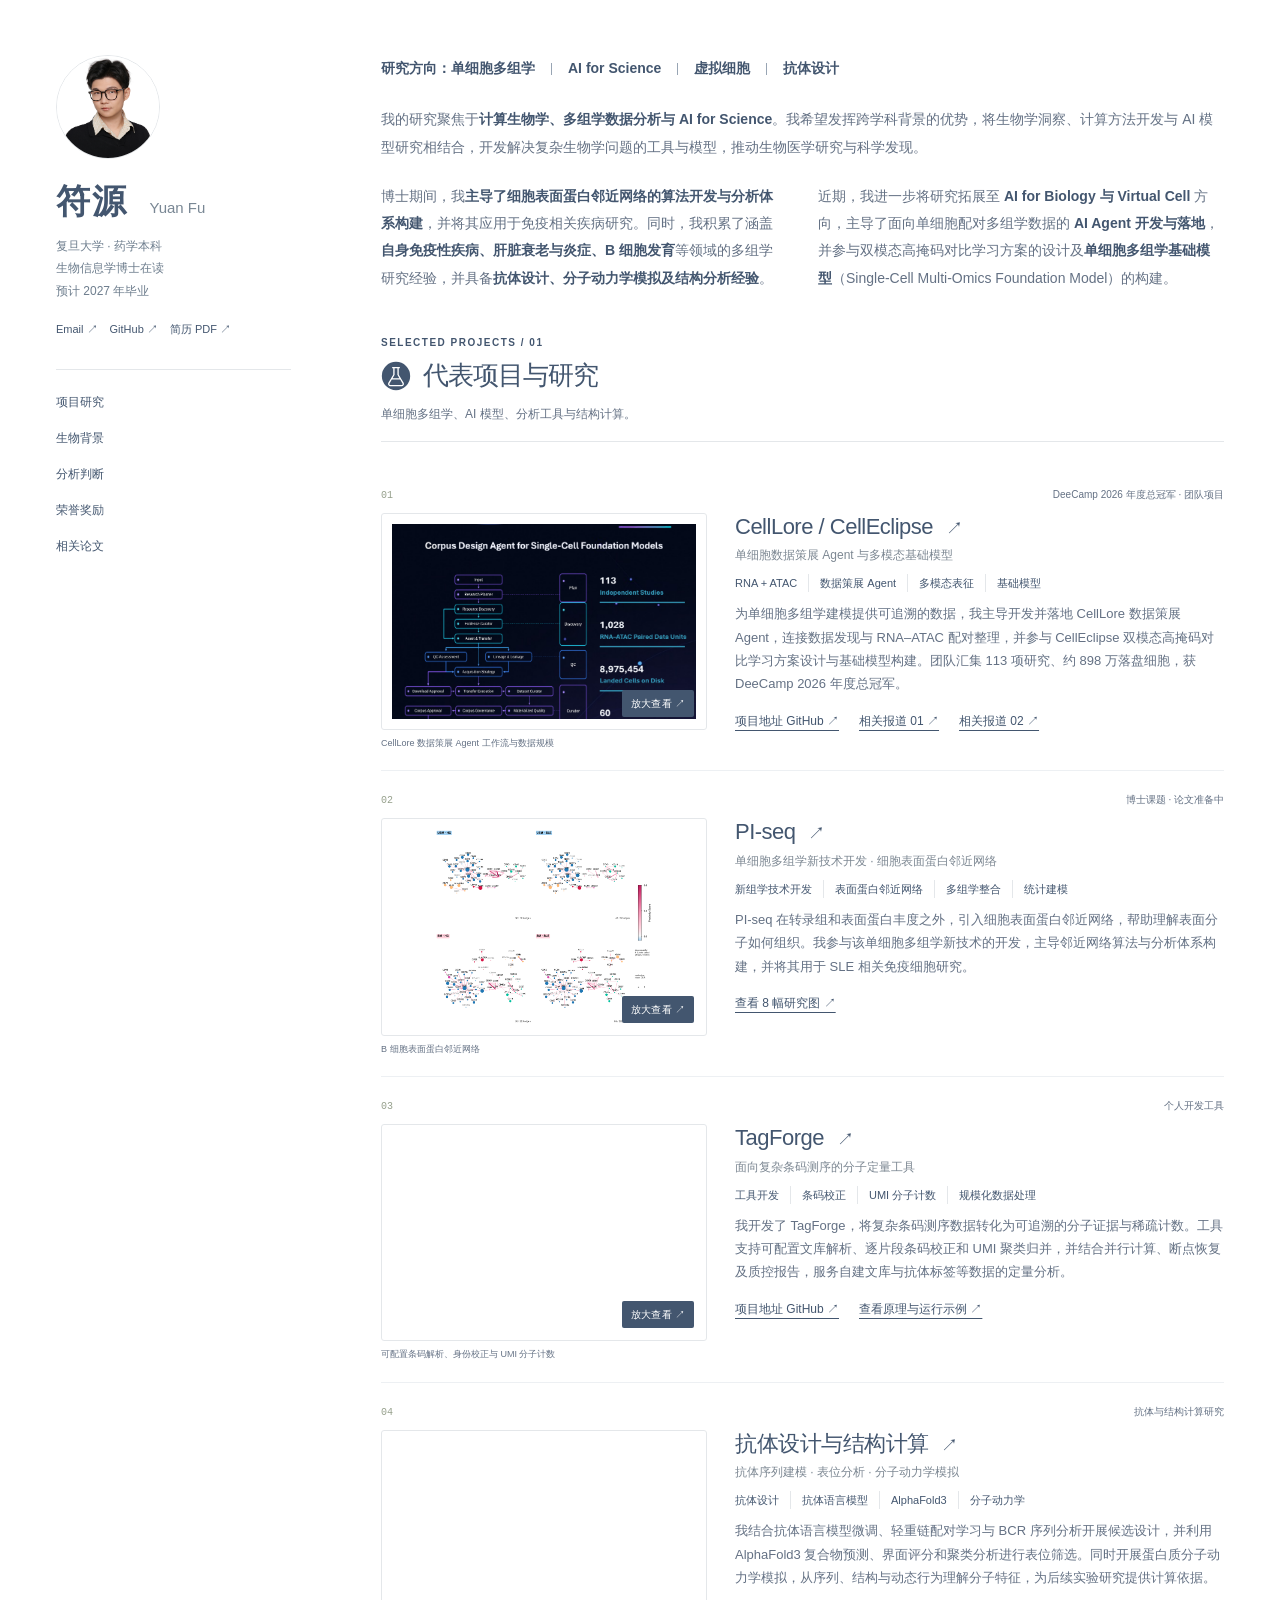
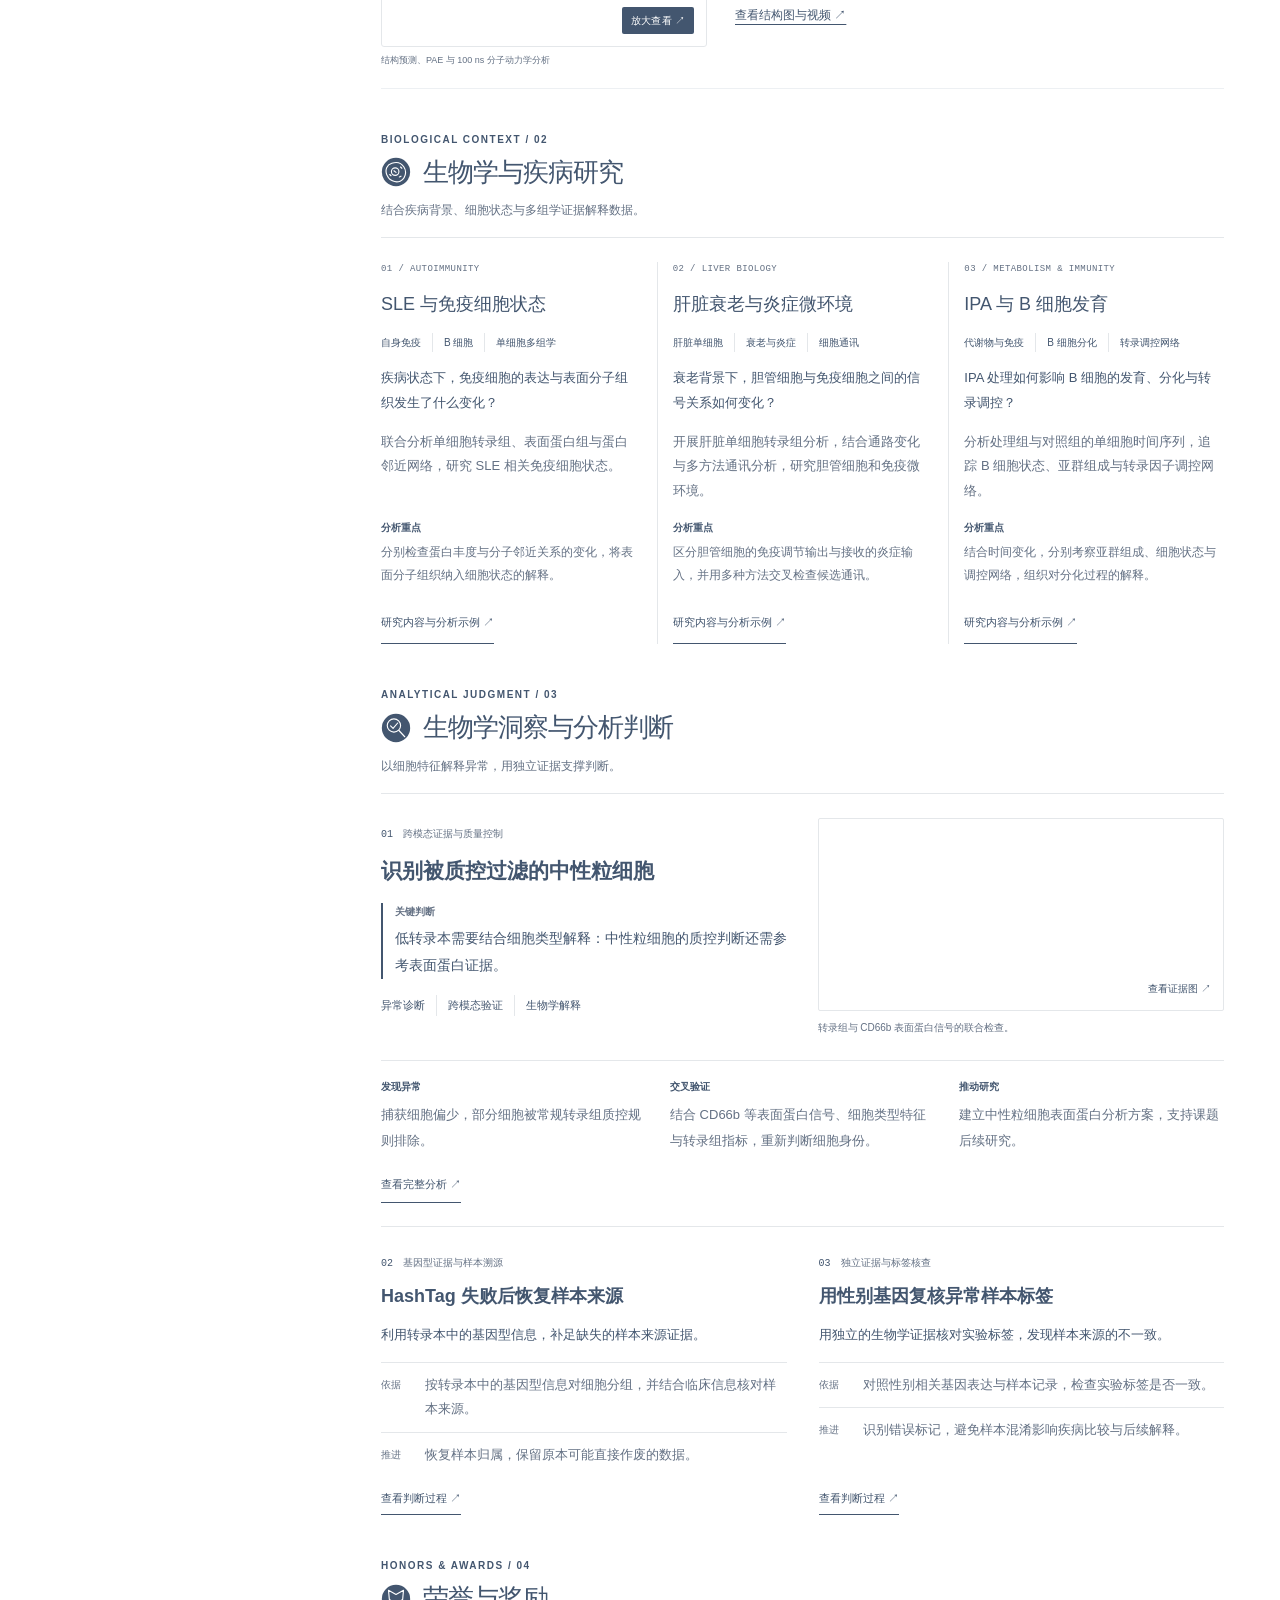
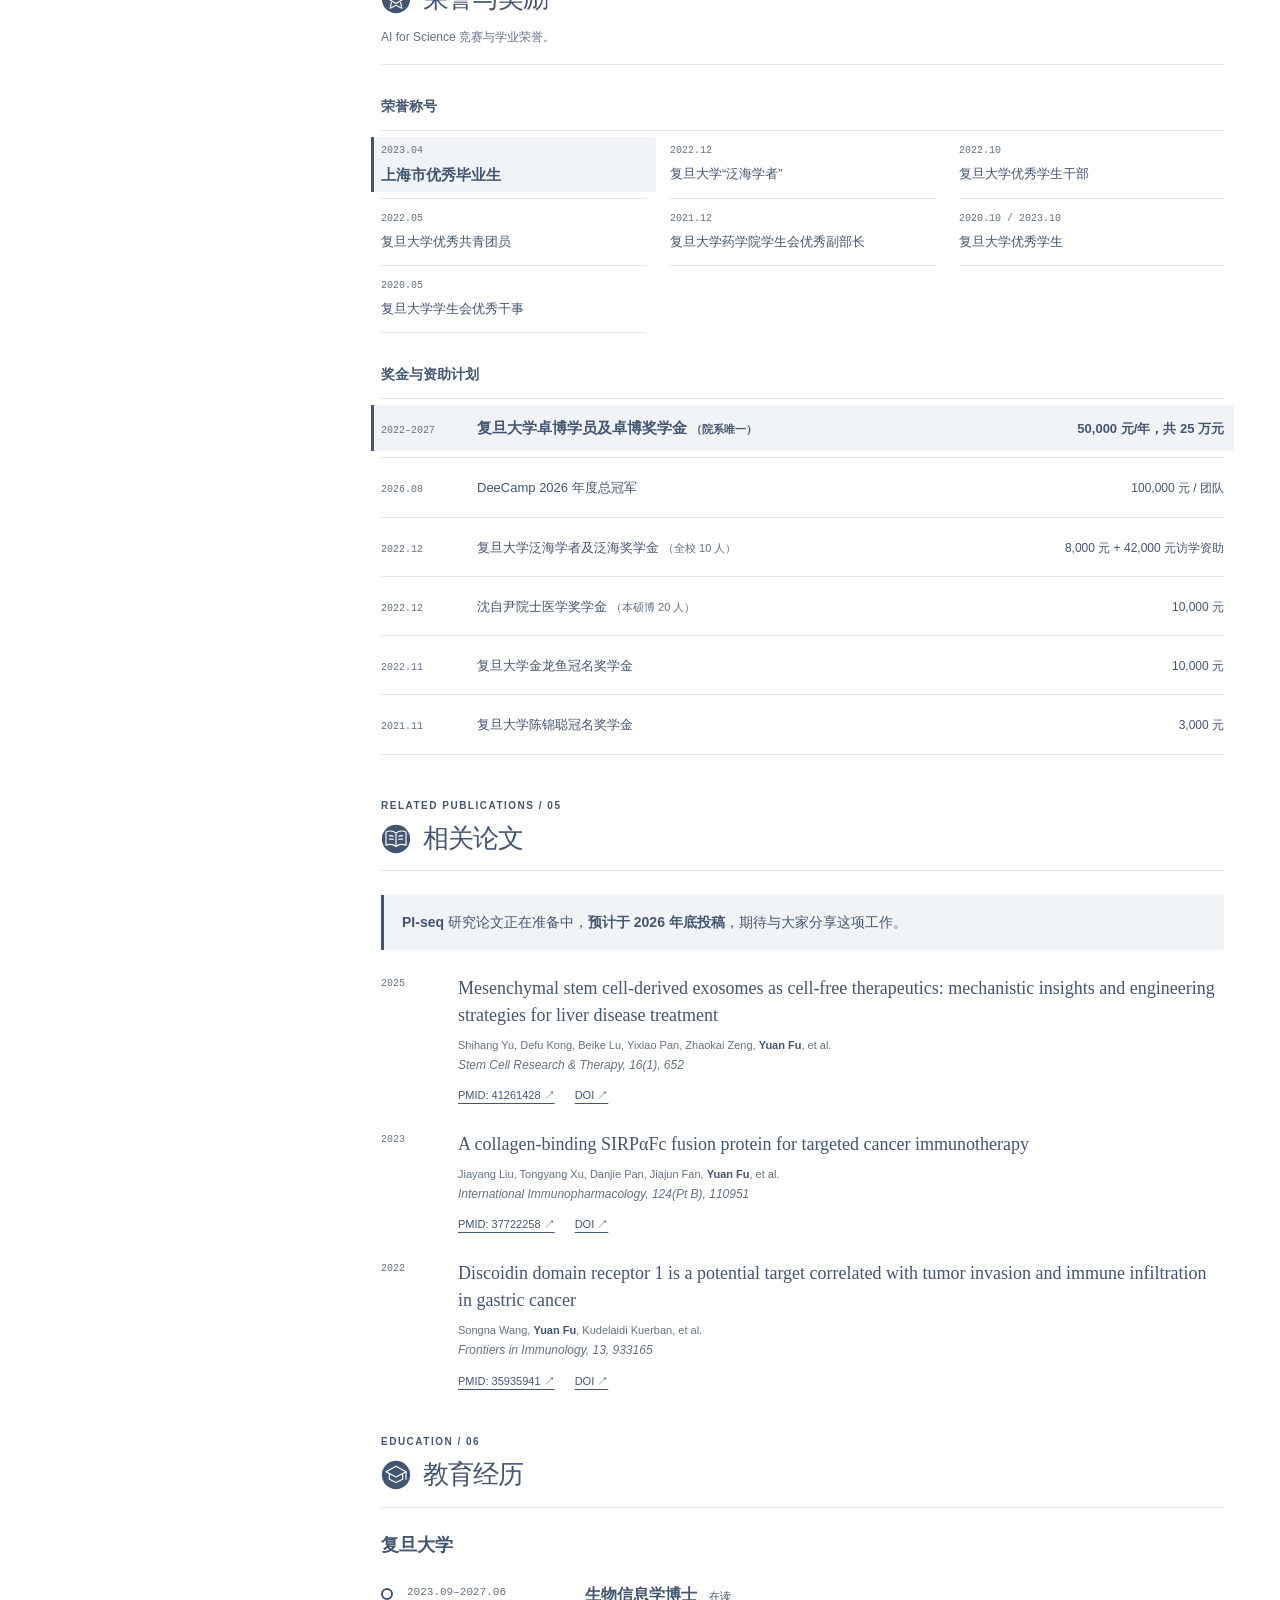
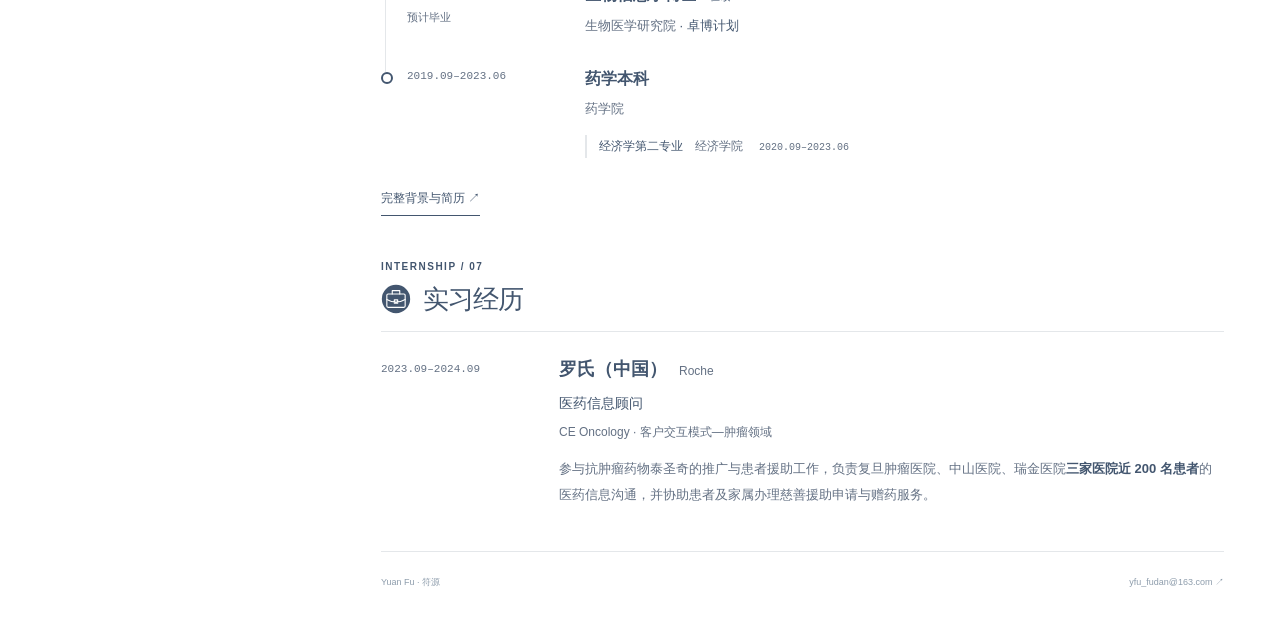
<file: index.html>
<!doctype html>
<html lang="zh-CN">
<head>
  <meta charset="utf-8">
  <meta name="viewport" content="width=device-width, initial-scale=1">
  <meta name="description" content="符源 Yuan Fu，复旦大学生物信息学博士生。单细胞多组学、AI for Science、抗体设计与分子模拟；药学本科、生物信息学博士在读，预计 2027 年毕业。">
  <meta name="color-scheme" content="light">
  <title>符源 Yuan Fu · 计算生物学与 AI for Science</title>
  <link rel="canonical" href="https://yuanfu-bio.github.io/">
  <meta property="og:type" content="website">
  <meta property="og:locale" content="zh_CN">
  <meta property="og:title" content="符源 Yuan Fu · 计算生物学与 AI for Science">
  <meta property="og:description" content="复旦大学生物信息学博士生，聚焦单细胞多组学、AI for Science、虚拟细胞与抗体设计。预计 2027 年毕业。">
  <meta property="og:url" content="https://yuanfu-bio.github.io/">
  <meta property="og:image" content="https://yuanfu-bio.github.io/assets/IMG_6194.jpg">
  <link rel="icon" href="assets/favicon.svg" type="image/svg+xml">
  <link rel="stylesheet" href="styles.css">
  <script src="content.js" defer></script>
  <script src="app.js" defer></script>
</head>
<body data-theme="academic">
  <a class="skip-link" href="#main">跳到主页内容</a>
  <main id="main">
    <article class="academic">
      <div class="academic-layout shell"><aside class="academic-sidebar"><div class="academic-identity"><a class="avatar-link" href="#main" aria-label="符源首页"><img class="profile-avatar" src="assets/IMG_6194.jpg" alt="符源个人照" width="120" height="120"></a><h1>符源 <span lang="en">Yuan Fu</span></h1><p class="academic-role"><span>复旦大学 · 药学本科</span><span>生物信息学博士在读</span><span>预计 2027 年毕业</span></p><div class="academic-links"><a href="mailto:yfu_fudan@163.com">Email ↗</a><a href="https://github.com/yuanfu-bio" target="_blank" rel="noopener noreferrer">GitHub ↗</a><a href="assets/yuan-fu-cv.pdf" target="_blank" rel="noopener">简历 PDF ↗</a></div></div><nav class="section-nav" aria-label="主页导航"><a href="#academic-research">项目研究</a><a href="#academic-biology">生物背景</a><a href="#academic-cases">分析判断</a><a href="#academic-awards">荣誉奖励</a><a href="#academic-publications">相关论文</a></nav></aside><div class="academic-content"><section id="academic-about" class="academic-about academic-home-profile" aria-label="个人介绍"><div class="hero-expertise" aria-label="研究方向" data-profile-keywords><span>研究方向：单细胞多组学</span><span>AI for Science</span><span>虚拟细胞</span><span>抗体设计</span></div><div class="profile-prose" data-profile-prose></div></section><section class="content-section academic-research" id="academic-research"><div class="section-heading"><div><div class="eyebrow">SELECTED PROJECTS / 01</div><h2 class="section-title"><span data-section-icon="research"></span>代表项目与研究</h2></div><p>单细胞多组学、AI 模型、分析工具与结构计算。</p></div><div data-project-list></div></section><section class="content-section biology-section" id="academic-biology" data-content="biology"></section><section class="content-section judgment-section" id="academic-cases" data-content="cases"></section><section class="content-section awards-section" id="academic-awards" data-content="awards"></section><section class="content-section publications-section" id="academic-publications" data-content="publications"></section><section id="academic-background" class="content-section education-section academic-background" data-content="education"></section><section id="academic-internships" class="content-section internships-section" data-content="internships"></section><footer class="academic-footer"><span>Yuan Fu · 符源</span><a href="mailto:yfu_fudan@163.com">yfu_fudan@163.com ↗</a></footer></div></div>
    </article>
  </main>
  <dialog id="project-dialog" aria-labelledby="dialog-title"><div class="dialog-topline"><button id="dialog-close" type="button" aria-label="关闭详情">✕</button></div><div id="dialog-content"></div></dialog>
  <noscript><p class="noscript">启用 JavaScript 后可阅读项目、研究背景、分析案例与荣誉。也可直接查看上方简历 PDF。</p></noscript>
</body>
</html>
</file>
<file: styles.css>
@charset "UTF-8";
:root{--paper:#f5f3eb;--ink:#263c33;--green:#315b47;--line:#d8dcd0;--muted:#68746a;--serif:Georgia,'Times New Roman','Songti SC',serif;--sans:Inter,-apple-system,BlinkMacSystemFont,'Segoe UI','PingFang SC','Microsoft YaHei',sans-serif;--mono:'SFMono-Regular',Consolas,monospace}
*{box-sizing:border-box}html{scroll-behavior:smooth;scroll-padding-top:100px}body{margin:0;font-family:var(--sans);font-size:15px;color:var(--ink);background:var(--paper);-webkit-font-smoothing:antialiased}button,a{-webkit-tap-highlight-color:transparent}button{font:inherit}button,a{touch-action:manipulation}a{color:inherit;text-decoration:none}button{color:inherit;cursor:pointer}button:focus-visible,a:focus-visible{outline:3px solid var(--primary);outline-offset:5px}button{border:0;background:transparent}button:disabled{cursor:default}img{display:block;max-width:100%}figure,p,h1,h2,h3{margin:0}p{line-height:1.9}h1,h2,h3{font-weight:500}.view[hidden]{display:none}.shell{width:min(1220px,calc(100% - 112px));margin-inline:auto}.muted{color:var(--muted)}.eyebrow{font-size:10px;font-weight:600;letter-spacing:1.5px;line-height:1.5}.skip-link{position:fixed;top:-60px;left:20px;background:white;padding:15px;z-index:300}.skip-link:focus{top:12px}
.design-bar{background:#fff;color:#282d29;display:flex;align-items:center;justify-content:space-between;gap:16px;padding:12px 30px;border-bottom:1px solid #e5e5df;position:sticky;top:0;z-index:100;min-height:64px}.design-label{display:flex;align-items:center;gap:8px;font-family:var(--mono);font-size:10px;letter-spacing:.5px;white-space:nowrap}.design-dot{width:6px;height:6px;border-radius:50%;background:#51715a}.design-version{color:#8b8d87;margin-left:4px}.design-tabs{display:flex;gap:5px}.design-tabs button{font-size:12px;display:flex;align-items:center;justify-content:center;gap:9px;min-height:38px;border:1px solid transparent;padding:8px 14px;border-radius:5px;transition:background .18s}.design-tabs button>span{font-family:var(--mono);font-size:10px;opacity:.6}.design-tabs button[aria-pressed=true]{background:#edf1e8;border-color:#dce3d5;color:#294a37}.design-tabs button:hover{background:#f2f3ef}.design-tabs small{font-size:9px;color:#587042}.direction-note{background:#e8ecdf;padding:11px 30px;display:flex;justify-content:center;gap:20px;color:#58654c;font-size:11px;line-height:1.6}.direction-note strong{color:#33462c;font-weight:600;white-space:nowrap}.site-nav{height:112px;display:flex;justify-content:space-between;align-items:center}.wordmark{display:flex;align-items:center;gap:12px;font-family:var(--serif);font-size:30px;letter-spacing:-1px}.wordmark span{font-family:var(--sans);font-size:12px;letter-spacing:2px;color:#6e7e71;margin-top:5px}.wordmark i{height:5px;width:5px;border-radius:50%;background:#6a8b5f;align-self:center;margin-left:-7px}.site-nav nav{display:flex;align-items:center;gap:32px;font-size:12px}.site-nav nav a:hover{text-decoration:underline;text-underline-offset:6px}.contact-link{border-bottom:1px solid var(--ink);padding-bottom:8px;margin-bottom:-8px}
.studio-hero{padding:40px 0 78px;display:grid;grid-template-columns:1.05fr 1fr;gap:65px;align-items:center}.tiny-cross{font-size:17px;vertical-align:-1px;margin-right:7px;color:#678054}.studio-intro h1{font-family:var(--serif);font-size:clamp(55px,5.65vw,85px);letter-spacing:-3.6px;line-height:1.015;margin-top:30px}.studio h1 em,.studio h2 em{font-weight:400;color:#6c7a56}.hero-description{font-size:13px;color:#627064;margin-top:30px;line-height:2.05}.hero-actions{display:flex;align-items:center;gap:27px;margin-top:32px}.solid-button{font-size:11px;font-weight:500;background:var(--ink);color:#f6f7f0;padding:16px 19px;min-height:46px;display:inline-flex;align-items:center;justify-content:space-between;gap:34px;border-radius:2px;transition:transform .2s,background .2s}.solid-button:hover{transform:translateY(-2px);background:#42614e}.text-button{font-size:11px;padding:8px 0;border-bottom:1px solid currentColor;line-height:1.5}.text-button:hover{opacity:.7}.research-cover{position:relative;background:#e8ecdf;border:1px solid #d5dec9;padding:26px 25px 22px;box-shadow:10px 12px 0 #e5e6dc;min-height:454px;display:flex;flex-direction:column;transform:rotate(1.2deg)}.cover-top,.cover-bottom{display:flex;justify-content:space-between;font-family:var(--mono);font-size:8px;letter-spacing:.6px}.cover-top{border-bottom:1px solid #bbc8af;padding-bottom:17px}.cover-title{font-family:var(--serif);font-size:36px;letter-spacing:-1.25px;line-height:1.03;margin-top:28px}.cover-title>span{display:block;font-family:var(--sans);font-size:10px;letter-spacing:1px;color:#6d7a60;margin-top:13px}.umap-display{padding:23px 0;margin:25px -7px 10px;background:#fff}.umap-display img{width:100%;height:auto}.cover-bottom{align-items:center;margin-top:auto;border-top:1px solid #bbc8af;padding-top:13px}.cover-bottom button{font-size:21px;line-height:1;border:1px solid #adbba2;border-radius:50%;height:32px;width:32px}.research-cover>figcaption{position:absolute;bottom:-29px;left:0;color:#88927d;font-size:8px;letter-spacing:.5px}.credential-strip{display:flex;align-items:center;gap:25px;border-block:1px solid var(--line);padding-block:23px;font-size:11px}.credential-label{font-size:8px;letter-spacing:1px;color:#84907c}.credential-strip strong{font-size:14px;font-weight:500}.credential-strip strong span{font-size:11px;margin-left:6px}.credential-project{border-left:1px solid var(--line);padding-left:25px;color:#78816f}.credential-end{margin-left:auto;color:#78816f;font-size:10px}.work-section{padding:94px 0 84px}.section-heading{display:flex;justify-content:space-between;align-items:flex-end;gap:24px;margin-bottom:42px}.section-heading h2,.about-grid h2{font-family:var(--serif);font-size:45px;letter-spacing:-1.6px;line-height:1.12;margin-top:19px}.section-heading>p{font-size:12px;color:#77806f}.studio-project{border-top:1px solid var(--line);display:grid;grid-template-columns:37px 1.05fr 1fr 30px;gap:21px;align-items:center;padding:30px 0}.studio-project:last-child{border-bottom:1px solid var(--line)}.project-number{font-family:var(--mono);font-size:10px;color:#96a08c;align-self:start;padding-top:6px}.project-title-button{font-family:var(--serif);font-size:25px;letter-spacing:-.5px;text-align:left;line-height:1.2;padding:0}.project-title-button:hover{text-decoration:underline;text-underline-offset:6px}.project-category{font-family:var(--mono);font-size:8px;letter-spacing:.6px;color:#8a947e;margin-top:11px}.project-description{font-size:11px;line-height:1.9;color:#6f7968}.project-arrow{font-size:22px;transition:transform .2s}.project-arrow:hover{transform:translate(3px,-3px)}.field-note{background:#e8ecdf;padding:70px 0}.field-note-inner{display:grid;grid-template-columns:.85fr 1.3fr;align-items:center;gap:90px}.field-note h2{font-family:var(--serif);font-size:49px;letter-spacing:-1.8px;line-height:1.06;margin-top:23px}.field-note p{font-size:12px;margin:25px 0 14px;color:#6b785e}.field-note figure{background:#fff;padding:24px 20px}.field-note figcaption{font-size:9px;color:#8a947e;letter-spacing:.6px;margin-top:16px}.about-section{padding:90px 0}.about-grid{display:grid;grid-template-columns:1.1fr 1fr;gap:95px;margin-top:5px}.about-grid>div{padding-top:20px}.about-grid p{font-size:12px;margin-bottom:20px}.studio-footer{border-top:1px solid var(--line);padding-block:45px 25px;display:flex;justify-content:space-between;gap:25px}.footer-email{display:flex;gap:80px;font-family:var(--serif);font-size:63px;letter-spacing:-2px;margin-top:17px;align-items:center}.footer-email>span{font-family:var(--sans);font-size:45px}.footer-meta{display:flex;flex-direction:column;align-items:flex-end;gap:16px;font-size:10px;padding-top:8px;color:#79816f}
body[data-theme=atlas]{background:#121916;color:#e7ece1;--ink:#e7ece1;--muted:#919e8e;--line:#344038}.atlas{background:#121916}.atlas .site-nav{height:108px}.atlas-brand{display:flex;gap:6px;font-family:var(--mono);font-size:22px;align-items:center}.atlas-brand .bracket{color:#b8d994;font-size:30px}.atlas-brand small{font-family:var(--sans);font-size:9px;letter-spacing:1.3px;margin-left:15px;color:#a2b299}.atlas .site-nav nav{font-family:var(--mono);font-size:10px;color:#adbba3}.atlas-hero{display:grid;grid-template-columns:1.1fr 1fr;align-items:center;gap:60px;padding-top:39px;padding-bottom:70px}.atlas .eyebrow{color:#a2b692;font-size:9px}.status-light{display:inline-block;width:5px;height:5px;background:#c7f797;box-shadow:0 0 12px #b7df9180;border-radius:50%;vertical-align:middle;margin-right:7px}.atlas-hero h1{font-size:clamp(57px,6.4vw,93px);font-weight:500;letter-spacing:-5px;line-height:.98;margin:29px 0 25px}.atlas-hero h1>span{color:#b6d99a}.atlas-hero p{font-size:13px;color:#9eaf96;line-height:2}.atlas .solid-button{background:#c0dfaa;color:#1a291c}.atlas .solid-button:hover{background:#d9f1c7}.atlas .text-button{color:#bac5b0}.atlas-visual{background:#eaf0e3;position:relative;border:1px solid #52634b;padding:19px;color:#3b5238;transform:perspective(1500px) rotateY(-5deg)}.visual-caption{font-family:var(--mono);font-size:8px;display:flex;justify-content:space-between;gap:15px;border-bottom:1px solid #c5d2bb;padding-bottom:14px}.atlas-visual img{width:100%;aspect-ratio:1.35;object-fit:contain;background:#fff;margin-top:18px}.visual-bottom{display:flex;align-items:center;justify-content:space-between;font-family:var(--mono);font-size:9px;padding-top:17px}.visual-bottom button{font-size:9px;padding:5px 0}.coordinate-label{position:absolute;right:0;bottom:-30px;font-family:var(--mono);font-size:8px;letter-spacing:.8px;color:#7c8e72}.atlas-stats{border-block:1px solid #344038;padding-block:30px;display:grid;grid-template-columns:1fr 1fr 1fr 1.5fr;gap:25px;align-items:center}.atlas-stats>div{display:flex;flex-direction:column;gap:8px}.atlas-stats strong{font-family:var(--mono);font-size:35px;letter-spacing:-2px;font-weight:400}.atlas-stats strong span{font-size:20px;color:#9fbd87}.atlas-stats div>span{font-size:10px;color:#82947a}.atlas-stats>p{border-left:1px solid #344038;padding-left:30px;font-size:11px;color:#bac8b0}.atlas-stats>p span{color:#8a9b7f;font-size:10px}.atlas-projects-section{padding:85px 0}.atlas-section-head h2{font-size:36px;letter-spacing:-1.3px;margin:17px 0 37px}.atlas-section-head h2 span{font-family:var(--mono);font-size:12px;color:#65795b}.atlas-projects{display:grid;grid-template-columns:1fr 1fr;gap:24px}.atlas-project{border-top:1px solid #52604a;padding:24px 0 28px}.atlas-project .project-category{margin:0 0 14px;color:#8fa27d}.atlas-project h3{font-size:23px;letter-spacing:-.5px}.atlas-project p{font-size:12px;color:#9aaa90;margin-top:17px}.atlas-project footer{display:flex;justify-content:space-between;align-items:center;margin-top:28px}.atlas-project footer span{font-family:var(--mono);font-size:8px;color:#8da17d}.atlas-project footer button{font-size:20px;color:#c4e4aa}.atlas-methods{border-top:1px solid #344038;padding-block:55px 70px}.atlas-methods h2{font-size:37px;letter-spacing:-1.4px;line-height:1.3;margin-top:19px}.atlas-methods h2 span{color:#839a75}.method-rows{margin-top:40px}.method-rows>div{display:grid;grid-template-columns:1fr 2fr;padding:20px 0;border-top:1px solid #344038;gap:25px;align-items:center}.method-rows span{font-family:var(--mono);font-size:10px;color:#92ad80}.method-rows p{font-size:12px;color:#afbea4}.atlas-footer{border-top:1px solid #344038;padding-block:45px 30px}.atlas-footer h2{font-size:50px;letter-spacing:-2px;display:flex;justify-content:space-between;align-items:center}.atlas-footer h2 a{color:#b6d99a}.atlas-footer>div{display:flex;justify-content:space-between;gap:20px;font-size:10px;color:#90a27e;margin-top:35px}
body[data-theme=academic]{--primary:#43566f;background:#fff;color:var(--primary);--ink:var(--primary);--muted:#79828b;--line:#e4e7ea}.academic{background:#fff}.academic-layout{display:grid;grid-template-columns:235px 1fr;gap:90px;padding-block:55px 30px}.academic-sidebar{padding-top:12px;align-self:start;position:sticky;top:112px}.monogram{font-family:var(--serif);font-size:74px;font-style:italic;color:#234f84;letter-spacing:-6px;line-height:1}.monogram span{color:#a6b6c8}.academic-sidebar h1{font-size:24px;letter-spacing:-.6px;margin-top:25px}.academic-sidebar h1 span{font-size:14px;margin-left:7px;font-weight:400;color:#8b97a4;letter-spacing:2px}.academic-role{font-size:12px;color:#6d7d8d;line-height:1.9;margin-top:12px}.academic-links{display:flex;gap:14px;flex-wrap:wrap;font-size:10px;color:var(--primary);margin-top:23px}.academic-links button{padding:0;font-size:10px}.academic-sidebar nav{display:flex;flex-direction:column;gap:22px;font-size:12px;margin-top:46px;border-top:1px solid #e4e7ea;padding-top:30px}.academic-sidebar nav a:hover{color:var(--primary)}.sidebar-foot{font-family:var(--serif);font-size:13px;color:#9aa4ae;line-height:1.7;margin-top:58px}.academic-topline{display:flex;justify-content:space-between;gap:20px;padding-bottom:20px;border-bottom:1px solid #e4e7ea;font-size:8px;letter-spacing:.8px;color:#9aa4ae;font-family:var(--mono)}.academic-about{padding-top:38px}.academic-about .eyebrow{font-size:9px;color:#647184}.academic-about h2{font-family:var(--serif);font-size:51px;letter-spacing:-1.8px;line-height:1.13;color:var(--primary);margin:21px 0 25px}.academic-about>p{font-size:12px;color:#6d7985;margin-bottom:15px;line-height:2}.academic-news{background:#f3f5f8;border-left:2px solid #577ca5;display:flex;gap:24px;align-items:flex-start;padding:18px 20px;margin-top:28px}.academic-news>span{font-family:var(--mono);font-size:10px;color:#6d87a3;line-height:2}.academic-news p{font-size:10px;line-height:1.9;color:#74879b}.academic-news strong{font-weight:500;color:#355777}.academic-section-title{display:flex;justify-content:space-between;align-items:center;border-bottom:1px solid #dce3e9;padding-bottom:13px}.academic-section-title h2{font-family:var(--serif);font-size:26px;letter-spacing:-.5px;color:var(--primary)}.academic-section-title>span{font-family:var(--mono);font-size:8px;color:#9daebe}.academic-research{margin-top:46px}.academic-project{padding:24px 0;border-bottom:1px solid #edf0f3}.academic-project header{display:flex;gap:22px;align-items:baseline;justify-content:space-between}.academic-project h3{font-size:14px;color:var(--primary)}.academic-project h3 button{padding:0;text-align:left}.academic-project header>span{font-family:var(--mono);font-size:8px;white-space:nowrap;color:#9baab8}.academic-project p{font-size:11px;color:#7c8792;line-height:1.9;margin-top:10px}.academic-project .project-category{font-size:8px;color:#a0aab3;margin-top:9px;letter-spacing:.3px}.academic-publications,.academic-background{margin-top:43px}.preparation-note{font-size:10px;color:#8c9aaa;margin-top:21px}.publication{display:grid;grid-template-columns:40px 1fr;gap:17px;margin-top:23px}.publication>span{font-family:var(--mono);font-size:9px;color:#8d9eb0;padding-top:3px}.publication h3{font-family:var(--serif);font-size:16px;line-height:1.5;color:var(--primary)}.publication p{font-size:9px;line-height:1.7;margin-top:9px;color:#8c98a4}.publication strong{font-weight:500;color:#526c85}.publication em{font-size:10px;color:#74879a}.education{display:grid;grid-template-columns:100px 1fr;gap:20px;margin-top:25px}.education>span{font-family:var(--mono);font-size:9px;color:#8d9eb0;padding-top:4px}.education p{font-size:10px;color:#8b97a3}.education strong{font-weight:500;color:var(--primary)}.academic-background>.muted{font-size:9px;margin-top:20px}.academic-footer{border-top:1px solid #e4e7ea;margin-top:44px;padding-top:24px;display:flex;justify-content:space-between;gap:20px;font-size:9px;color:#8e9dac}
dialog{width:min(800px,calc(100% - 40px));max-height:88vh;border:1px solid #e0e5eb;border-radius:7px;padding:0;color:var(--primary);background:#fff;box-shadow:0 24px 120px #26384b40}dialog::backdrop{background:#26384b96;backdrop-filter:blur(5px)}body.modal-open{overflow:hidden}.dialog-topline{position:sticky;top:0;display:flex;justify-content:space-between;align-items:center;padding:15px 28px;background:#fff;border-bottom:1px solid #e0e5eb;z-index:1;font-family:var(--mono);font-size:9px;letter-spacing:1px}.dialog-topline button{font-size:18px;width:36px;height:36px;border:1px solid #e0e5eb;border-radius:50%;line-height:1}.dialog-body{padding:32px}.dialog-body .eyebrow{color:#8290a0}.dialog-body h2{font-family:var(--serif);font-size:40px;line-height:1.15;letter-spacing:-1.2px;margin:16px 0}.dialog-subtitle{font-size:15px;color:#647184;margin-bottom:25px}.dialog-body>p{font-size:13px;color:#647184;margin-bottom:22px}.detail-grid{display:grid;grid-template-columns:1fr 1fr;gap:25px;border-top:1px solid #e0e5eb;padding-top:25px;margin-bottom:25px}.detail-grid h3{font-size:11px;font-weight:600;margin-bottom:9px}.detail-grid p{font-size:12px;color:#647184;line-height:1.9}.detail-image{background:white;border:1px solid #e0e5eb;padding:17px;margin-top:24px}.detail-image img{width:100%;max-height:480px;object-fit:contain}.detail-image figcaption{font-size:10px;color:#8290a0;margin-top:13px}.dialog-status{padding:14px 18px;background:#f3f5f8;font-size:11px;color:#647184;margin-top:25px}.profile-education{font-size:13px;color:#647184;border-top:1px solid #e0e5eb;padding-block:20px}.profile-education h3{font-size:15px;margin-bottom:10px}.profile-education p{font-size:12px}.profile-contact{font-size:12px;color:var(--primary);text-decoration:underline;text-underline-offset:5px}.noscript{padding:20px;text-align:center}
@media(min-width:1600px){.shell{width:1220px}.studio-intro h1{font-size:87px}.studio-hero{gap:90px}.atlas-hero h1{font-size:96px}}
@media(max-width:1100px){.shell{width:calc(100% - 76px)}.design-label{font-size:8px}.design-version{display:none}.design-tabs button{padding-inline:10px}.site-nav nav{gap:23px}.studio-hero{gap:40px;padding-top:24px}.studio-intro h1{font-size:67px;letter-spacing:-2.8px}.research-cover{min-height:398px;padding:23px 20px}.cover-title{font-size:32px}.credential-strip{gap:18px}.credential-project{padding-left:18px}.credential-end{display:none}.field-note-inner{gap:45px}.about-grid{gap:60px}.atlas-hero{gap:35px}.atlas-hero h1{font-size:72px;letter-spacing:-3.8px}.academic-layout{grid-template-columns:190px 1fr;gap:58px}.academic-about h2{font-size:45px}.academic-project header>span{font-size:7px}}
@media(max-width:760px){html{scroll-padding-top:130px}.shell{width:calc(100% - 40px)}.design-bar{padding:9px 12px;display:block}.design-label{display:none}.design-tabs{display:grid;grid-template-columns:repeat(3,1fr);gap:5px}.design-tabs button{font-size:10px;padding:8px 5px;gap:7px;min-height:38px}.design-tabs small{font-size:8px}.direction-note{padding:9px 17px;font-size:9px;gap:8px;justify-content:flex-start;align-items:baseline}.direction-note>span{font-size:8px}.site-nav{height:88px}.wordmark{font-size:27px}.wordmark span{font-size:10px}.site-nav nav{gap:17px;font-size:10px}.site-nav .contact-link{display:none}.studio-hero{padding:25px 0 60px;grid-template-columns:1fr;gap:49px}.studio-intro .eyebrow{font-size:8px}.studio-intro h1{font-size:70px;letter-spacing:-3.2px;margin-top:24px;line-height:1.03}.hero-description{font-size:12px;margin-top:24px;line-height:2}.hero-actions{margin-top:26px;gap:24px}.solid-button{padding:15px 17px;font-size:10px}.research-cover{margin:0 5px 10px;min-height:365px;transform:rotate(.7deg);padding:23px}.cover-title{font-size:36px}.cover-top{font-size:7px}.umap-display{margin-top:22px;padding:20px 0}.cover-bottom{font-size:8px}.credential-strip{gap:12px;flex-wrap:wrap;padding-block:18px}.credential-label{width:100%;font-size:7px}.credential-strip strong{font-size:12px}.credential-strip strong span{font-size:9px;margin-left:4px}.credential-project{font-size:9px;padding-left:14px}.work-section{padding:60px 0}.section-heading{display:block;margin-bottom:30px}.section-heading h2{font-size:37px}.section-heading>p{font-size:11px;margin-top:19px}.studio-project{grid-template-columns:22px 1fr 22px;gap:12px;padding:24px 0}.project-title-button{font-size:24px}.studio-project .project-description{grid-column:2;grid-row:2;margin-top:0;font-size:11px}.project-category{font-size:7px}.project-arrow{grid-column:3;grid-row:1}.field-note{padding:49px 0}.field-note-inner{grid-template-columns:1fr;gap:34px}.field-note h2{font-size:43px}.field-note p{font-size:11px}.field-note figure{padding:20px 13px}.about-section{padding:55px 0}.about-grid{grid-template-columns:1fr;gap:8px}.about-grid h2{font-size:37px;margin-top:20px}.about-grid p{font-size:12px}.studio-footer{padding-block:33px 22px;display:block}.footer-email{font-size:55px;justify-content:space-between}.footer-meta{align-items:flex-start;flex-direction:row;flex-wrap:wrap;gap:15px;font-size:9px;margin-top:28px}.footer-meta>span:last-child{width:100%;margin-top:7px}.atlas .site-nav{height:90px}.atlas-brand{font-size:20px}.atlas-brand small{font-size:7px;letter-spacing:.6px;margin-left:5px}.atlas .site-nav nav{font-size:9px;gap:15px}.atlas .site-nav nav a:nth-child(2){display:none}.atlas-hero{grid-template-columns:1fr;gap:48px;padding-block:26px 65px}.atlas-hero h1{font-size:74px;letter-spacing:-4px}.atlas-hero p{font-size:12px}.atlas-visual{transform:none;padding:16px}.visual-caption{font-size:7px}.atlas-stats{grid-template-columns:repeat(3,1fr);gap:20px;padding-block:25px}.atlas-stats strong{font-size:28px}.atlas-stats div>span{font-size:8px}.atlas-stats>p{grid-column:1/-1;border-left:0;border-top:1px solid #344038;padding:17px 0 0;font-size:10px}.atlas-stats>p span{font-size:9px}.atlas-projects-section{padding-block:56px}.atlas-section-head h2{font-size:31px}.atlas-projects{grid-template-columns:1fr;gap:8px}.atlas-project{padding-block:23px}.atlas-project h3{font-size:22px}.atlas-project p{font-size:11px}.atlas-methods{padding-block:35px 50px}.atlas-methods h2{font-size:29px;letter-spacing:-1px}.method-rows>div{grid-template-columns:1fr;gap:9px}.method-rows span{font-size:9px}.method-rows p{font-size:11px}.atlas-footer{padding-block:35px 25px}.atlas-footer h2{font-size:33px;letter-spacing:-1.4px}.atlas-footer>div{flex-wrap:wrap;gap:19px;font-size:9px;margin-top:25px}.academic-layout{display:block;padding-top:30px}.academic-sidebar{position:static;padding-top:0;display:grid;grid-template-columns:65px 1fr;column-gap:20px}.monogram{font-size:58px;grid-row:1/4;align-self:center}.academic-sidebar h1{font-size:22px;margin-top:0}.academic-sidebar h1 span{font-size:12px}.academic-role{font-size:10px;margin-top:8px;line-height:1.7}.academic-role br{display:none}.academic-links{font-size:9px;margin-top:13px}.academic-sidebar nav{grid-column:1/-1;margin-top:26px;flex-direction:row;gap:20px;padding-top:20px;font-size:10px}.sidebar-foot{display:none}.academic-content{padding-top:30px}.academic-topline{font-size:7px;padding-bottom:15px}.academic-about{padding-top:27px}.academic-about .eyebrow{font-size:7px;letter-spacing:1px}.academic-about h2{font-size:41px;line-height:1.15}.academic-about>p{font-size:12px}.academic-news{padding:16px 15px;gap:17px}.academic-news p{font-size:9px}.academic-project header{display:block}.academic-project header>span{display:block;margin-top:10px;font-size:8px}.academic-section-title h2{font-size:25px}.publication{grid-template-columns:30px 1fr;gap:13px}.publication h3{font-size:15px}.publication p{font-size:9px}.education{grid-template-columns:92px 1fr;gap:10px}.academic-footer{font-size:8px}.dialog-body{padding:24px 21px}.dialog-topline{padding:12px 20px;font-size:8px}.dialog-body h2{font-size:33px}.dialog-subtitle{font-size:13px}.detail-grid{grid-template-columns:1fr;gap:22px}.dialog-body>p{font-size:12px}.detail-image{padding:8px}.dialog-status{font-size:10px}}
@media(min-width:761px) and (max-width:900px){.studio-hero,.atlas-hero{grid-template-columns:1fr;gap:55px}.research-cover,.atlas-visual{max-width:580px;width:100%;margin-inline:auto}.studio-intro h1{font-size:76px}.atlas-hero h1{font-size:84px}.academic-layout{grid-template-columns:165px 1fr;gap:32px}.academic-about h2{font-size:39px}}
@media(max-width:760px){.studio-intro h1{font-size:clamp(39px,12.4vw,70px);letter-spacing:-1.9px}.atlas-hero h1{font-size:clamp(43px,13.5vw,74px);letter-spacing:-2.5px}.wordmark{white-space:nowrap;flex-shrink:0}.site-nav nav{gap:14px}.site-nav{gap:20px}.wordmark span{display:none}.wordmark i{margin-left:-5px}.direction-note{flex-wrap:wrap;gap:2px}.design-tabs button{white-space:nowrap}.design-tabs button>small{display:none}.academic-about h2{font-size:clamp(30px,10.5vw,41px)}.studio-intro .eyebrow{letter-spacing:1px}.desktop-break{display:none}}
@media(max-width:360px){.shell{width:calc(100% - 34px)}.design-tabs button{font-size:9px;gap:5px}.site-nav nav{gap:12px;font-size:9px}.wordmark{font-size:25px;gap:9px}.studio-intro h1{font-size:39px}.hero-description{font-size:11px}.solid-button{gap:24px}.hero-actions{gap:18px}.text-button{font-size:10px}.cover-title{font-size:29px}.cover-top{font-size:6px}.research-cover{padding:20px 18px;min-height:340px}.atlas-brand small{display:none}.atlas .site-nav nav{font-size:8px}.credential-project{border:0;padding-left:0}.credential-strip{gap:9px}.section-heading h2{font-size:33px}.field-note h2{font-size:37px}.about-grid h2{font-size:33px}.footer-email{font-size:47px}.atlas-methods h2{font-size:26px}.atlas-footer h2{font-size:28px}.academic-sidebar nav{gap:18px}.academic-footer{flex-wrap:wrap}.dialog-body h2{font-size:28px;overflow-wrap:anywhere}}
@media(prefers-reduced-motion:reduce){html{scroll-behavior:auto}*,*::before,*::after{transition:none!important;animation:none!important}.atlas-visual img{visibility:hidden}.atlas-visual{background:#eaf0e3 url('assets/antibody-still.png') center center/85% auto no-repeat}}

/* Content revision: shared research, biology, judgment and honors. */
:root{--secondary:#667266;--accent:#456642;--surface:#e9eddf}
body[data-theme=atlas]{--secondary:#acbba4;--accent:#bfdda5;--surface:#1c2820}
body[data-theme=academic]{--secondary:#647184;--accent:var(--primary);--surface:#f3f5f8}
.site-nav{height:92px}.site-nav nav{font-size:13px;gap:26px}
.studio-hero{padding:23px 0 55px;gap:65px}.studio-intro h1.hero-name,.atlas-hero h1.hero-name{font-family:var(--sans);font-size:47px;letter-spacing:1px;line-height:1.2;margin:20px 0 0}
.hero-name>span{font-family:var(--serif);font-size:28px;font-weight:400;letter-spacing:0;margin-left:10px;opacity:.65}
.hero-focus{font-family:var(--serif);font-size:clamp(34px,3.2vw,47px);letter-spacing:-1.4px;line-height:1.3;margin-top:17px}
.hero-focus em{font-style:normal}.atlas .hero-focus{font-family:var(--sans);font-size:clamp(34px,3.15vw,46px);letter-spacing:-1.5px}.atlas .hero-focus>span{color:#b6d99a}
.studio-intro .hero-identity,.atlas-hero .hero-identity{font-size:12px;margin-top:22px;color:var(--secondary)}
.hero-description,.atlas-hero p:not(.hero-identity){font-size:14px;line-height:1.9;margin-top:13px;color:var(--secondary)}
.hero-expertise{display:flex;flex-wrap:wrap;gap:12px;font-size:11px;letter-spacing:.5px;margin-top:21px;color:var(--accent)}
.hero-expertise>span+span{border-left:1px solid var(--line);padding-left:12px}.hero-actions{margin-top:26px}.solid-button,.text-button{font-size:12px}
.research-cover{min-height:430px;padding:22px;transform:rotate(.5deg)}.cover-title{font-family:var(--serif);font-size:30px;line-height:1.3;letter-spacing:-1px;margin-top:22px}.cover-title>span{font-size:11px;margin-top:10px;letter-spacing:.4px}.cover-top{font-size:9px;gap:10px}.network-display{margin:18px 0 15px;padding:10px;background:#fff}.network-display img{width:100%;height:220px;object-fit:contain}.cover-bottom{font-size:9px}.research-cover>figcaption{font-size:9px}
.credential-project{font-size:12px;padding-block:0;text-align:left}.credential-strip strong{font-weight:600}.work-section{padding:65px 0 55px}.section-heading{margin-bottom:32px}.section-heading h2{font-family:var(--serif);font-size:34px;letter-spacing:-1px;line-height:1.3;margin-top:13px}.section-heading>p{font-size:12px;max-width:320px;line-height:1.9;color:var(--secondary)}
.skill-words{display:flex;flex-wrap:wrap;gap:6px 0;color:var(--accent);font-size:11px;line-height:1.6;margin:15px 0}.skill-words>span{padding-right:11px;margin-right:11px;border-right:1px solid var(--line)}.skill-words>span:last-child{border-right:0;padding-right:0;margin-right:0}
.project-entry-head{display:flex;justify-content:space-between;gap:20px;align-items:baseline;margin-bottom:16px;grid-column:1/-1}.project-entry-head .project-number{padding:0;line-height:1.5;align-self:auto}.project-status{font-size:10px;color:var(--secondary);line-height:1.7;text-align:right}.project-title-button{font-size:28px;letter-spacing:-.5px;line-height:1.4}.project-title-button>span{font-family:var(--sans);font-size:17px;color:var(--accent);margin-left:7px}.project-subtitle{font-size:12px;color:var(--secondary);line-height:1.8}.project-description{font-size:14px;line-height:1.95;color:var(--secondary)}.project-evidence{margin-top:15px}.project-evidence p{font-size:12px;line-height:1.9;color:var(--secondary);margin:0 0 9px}.project-evidence p>span{display:block;font-size:10px;font-weight:600;letter-spacing:.6px;color:var(--accent);margin-bottom:2px}.project-read{font-size:11px;padding:6px 0;color:var(--accent);text-align:left;text-decoration:underline;text-underline-offset:5px;justify-self:start}
.studio-project.project-entry{display:grid;grid-template-columns:.95fr 1.1fr;gap:8px 60px;align-items:start;padding:29px 0}.studio-project h3{grid-column:1;grid-row:2}.studio-project .project-subtitle{grid-column:1;grid-row:3}.studio-project .skill-words{grid-column:1;grid-row:4;margin:10px 0}.studio-project .project-description{grid-column:2;grid-row:2/4}.studio-project .project-evidence{grid-column:2;grid-row:4/6;margin:4px 0 0}.studio-project .project-read{grid-column:1;grid-row:5}.studio-project .project-entry-head{margin-bottom:10px}
.atlas-projects-section{padding:64px 0 40px}.atlas-section-head h2{font-size:34px}.atlas-projects{gap:30px 44px}.atlas-project.project-entry{padding:24px 0;display:block}.atlas-project .project-title-button{font-family:var(--sans);font-size:25px}.atlas-project.project-entry p{margin-top:0;color:var(--secondary)}.atlas-project.project-entry .project-subtitle{font-size:12px;margin-top:7px}.atlas-project.project-entry .project-description{font-size:14px;margin-top:16px}.atlas-project.project-entry .project-evidence p{font-size:12px;margin-top:12px}.atlas-project .project-read{margin-top:10px}
.academic-about>p{font-size:14px}.academic-about h2{font-family:var(--serif);font-size:43px;line-height:1.4}.academic-news p{font-size:12px}.academic-news button{text-align:left;padding:5px 0 0;font-size:11px;line-height:1.8;color:inherit}.academic-project.project-entry{padding:25px 0}.academic-project .project-title-button{font-family:var(--sans);font-size:22px;color:var(--accent)}.academic-project p.project-subtitle{font-size:12px;margin:8px 0 0}.academic-project p.project-description{font-size:13px;color:var(--secondary)}.academic-project .project-evidence{display:grid;grid-template-columns:1fr 1fr;gap:24px}.academic-project .project-evidence p{font-size:12px;color:var(--secondary);margin:0}.academic-project .project-read{margin-top:12px}.academic-role{font-size:12px}.academic-sidebar nav{gap:19px}.academic-links{font-size:11px;gap:12px}.academic-topline{font-size:9px}
.content-section{border-top:1px solid var(--line);padding-top:56px;padding-bottom:56px;scroll-margin-top:12px}.content-section .section-heading{margin-bottom:30px}.biology-grid{display:grid;grid-template-columns:repeat(3,1fr);gap:32px}.biology-entry+.biology-entry{border-left:1px solid var(--line);padding-left:30px}.biology-label{font-family:var(--mono);font-size:9px;letter-spacing:.6px;color:var(--secondary);margin-bottom:16px}.biology-entry h3{font-size:21px;line-height:1.5}.biology-entry .skill-words{font-size:10px;margin:15px 0}.biology-entry .biology-question{font-size:14px;color:var(--ink);line-height:1.9;margin:21px 0 11px}.biology-entry>p:not(.biology-question){font-size:13px;color:var(--secondary);line-height:1.9}.biology-entry .text-button{font-size:11px;margin-top:18px}
.case-feature{display:grid;grid-template-columns:1.1fr 1fr;gap:55px;align-items:center}.case-type{font-size:10px;letter-spacing:.6px;color:var(--accent);margin-bottom:12px}.case-feature h3{font-family:var(--serif);font-size:27px;line-height:1.5}.case-feature>.skill-words{font-size:11px}.case-feature>figure{background:#fff;border:1px solid var(--line);padding:22px}.case-feature>figure img{width:100%;max-height:370px;object-fit:contain}.case-feature figcaption{font-size:10px;color:#8290a0;line-height:1.8;margin-top:16px}.evidence-chain{margin:21px 0 16px}.evidence-chain>div{display:grid;grid-template-columns:65px 1fr;gap:16px;border-top:1px solid var(--line);padding:14px 0}.evidence-chain dt{font-size:11px;line-height:1.9;color:var(--accent);font-weight:600}.evidence-chain dd{font-size:13px;line-height:1.9;color:var(--secondary);margin:0}.case-secondary{display:grid;grid-template-columns:1fr 1fr;gap:44px;margin-top:35px;border-top:1px solid var(--line);padding-top:28px}.case-secondary h3{font-size:19px;line-height:1.6}.case-secondary p{font-size:13px;color:var(--secondary);line-height:1.9;margin-top:14px}.case-secondary .case-outcome{font-size:12px;margin-top:11px}.case-outcome>span{font-size:10px;font-weight:600;color:var(--accent);margin-right:10px}.case-secondary .text-button{font-size:11px;margin-top:13px}
.award-highlight{display:grid;grid-template-columns:110px 1fr;gap:25px;background:var(--surface);padding:28px 30px}.award-date{font-family:var(--mono);font-size:13px;color:var(--accent);padding-top:4px}.award-type{font-size:9px;letter-spacing:1px;color:var(--secondary);margin-bottom:10px}.award-highlight h3{font-family:var(--serif);font-size:29px;line-height:1.4}.award-project{font-size:13px;color:var(--secondary);line-height:1.9;margin-top:10px}.award-additional{display:flex;gap:12px 22px;flex-wrap:wrap;margin-top:17px;font-size:11px;color:var(--accent)}.award-context{font-size:11px;color:var(--secondary);margin-top:22px}.award-context summary{cursor:pointer;text-underline-offset:4px}.award-context p{margin-top:12px;max-width:720px;font-size:12px;line-height:1.95}.source-links{display:flex;flex-wrap:wrap;gap:16px 25px;margin-top:20px;font-size:11px;color:var(--accent)}.source-links a{text-decoration:underline;text-underline-offset:5px;line-height:1.8}.award-list{display:grid;grid-template-columns:1fr 1fr;gap:0 44px;margin-top:23px}.award-row{display:grid;grid-template-columns:80px 1fr;gap:18px;padding:19px 0;border-bottom:1px solid var(--line)}.award-row>span{font-family:var(--mono);font-size:10px;line-height:2;color:var(--secondary)}.award-row strong{font-size:13px;font-weight:500;line-height:1.8}.award-row small{display:block;font-size:10px;color:var(--secondary);line-height:1.8;margin-top:4px}
.publications-section .publication{grid-template-columns:55px 1fr;gap:22px;margin-top:25px}.publications-section .publication h3{font-size:20px;color:var(--ink)}.publications-section .publication>span{font-size:10px;color:var(--secondary)}.publications-section .publication p{font-size:11px;color:var(--secondary);margin-top:7px}.publications-section .publication em{font-size:12px;color:var(--secondary);line-height:1.8}.preparation-note{font-size:11px;color:var(--secondary)}.about-section{padding:60px 0;border-top:1px solid var(--line)}.about-grid h2{font-size:34px;line-height:1.4}.about-grid p{font-size:13px}.about-grid .muted{font-size:12px}.compact-background>p{font-size:13px;color:var(--secondary)}.compact-background .text-button{margin-top:16px}.studio-footer .footer-email{font-size:49px}.atlas-footer h2{font-size:36px;letter-spacing:-1px}
.academic .content-section{margin-top:43px;padding-top:0;padding-bottom:0;border-top:0}.academic .content-section .section-heading{padding-bottom:15px;border-bottom:1px solid var(--line);display:block;margin-bottom:24px}.academic .content-section .section-heading h2{font-size:26px;margin-top:9px;color:var(--primary)}.academic .content-section .section-heading>p{margin-top:10px;max-width:none}.academic .biology-grid{grid-template-columns:1fr;gap:0}.academic .biology-entry{padding:22px 0;border:0;border-bottom:1px solid var(--line)}.academic .biology-label{margin-bottom:9px}.academic .biology-entry h3{font-size:20px}.academic .biology-question{margin-top:12px}.academic .biology-entry .text-button{margin-top:10px}.academic .case-feature{grid-template-columns:1fr;gap:25px}.academic .case-feature>figure{padding:18px;max-width:580px}.academic .case-secondary{grid-template-columns:1fr;gap:27px}.academic .case-feature h3{font-size:24px}.academic .case-secondary h3{font-size:18px}.academic .award-highlight{grid-template-columns:65px 1fr;padding:22px 18px;gap:18px}.academic .award-highlight h3{font-size:25px}.academic .award-list{grid-template-columns:1fr}.academic .publication h3{font-size:18px}.academic .education p{font-size:12px}.academic-background>.text-button{margin-top:20px}.academic .academic-role br{display:block}
.project-narrative{margin-top:27px}.project-narrative>section{border-top:1px solid #e0e5eb;padding-top:20px;margin-top:22px}.project-narrative h3{font-size:12px;font-weight:600;color:var(--primary);margin-bottom:8px}.project-narrative p{font-size:14px;line-height:2;color:#647184}.dialog-body .skill-words{color:var(--primary)}.dialog-body .skill-words>span{border-color:#e0e5eb}.dialog-body .source-links{color:var(--primary)}.dialog-body .evidence-chain>div{border-color:#e0e5eb}.dialog-body .evidence-chain dt{color:var(--primary)}.dialog-body .evidence-chain dd{font-size:14px;color:#647184}.dialog-body .dialog-status{font-size:12px;line-height:1.9}.dialog-body h2{line-height:1.4}.dialog-body .dialog-subtitle{font-size:14px;line-height:1.9}.dialog-body .profile-education p{font-size:13px;margin-bottom:12px}.dialog-body .profile-education p:last-child{margin-bottom:0}
@media(max-width:1100px){.studio-hero{gap:38px}.hero-focus{font-size:38px}.studio-project.project-entry{gap:8px 35px}.biology-grid{gap:22px}.biology-entry+.biology-entry{padding-left:20px}.biology-entry h3{font-size:19px}.case-feature{gap:30px}.site-nav nav{gap:20px}.academic-layout{gap:45px;grid-template-columns:190px 1fr}}
@media(min-width:761px) and (max-width:900px){.studio-hero,.atlas-hero{grid-template-columns:1fr 1fr;gap:28px}.studio-intro h1.hero-name,.atlas-hero h1.hero-name{font-size:38px}.hero-name>span{font-size:21px}.hero-focus,.atlas .hero-focus{font-size:30px}.hero-identity{line-height:1.9}.research-cover{min-height:420px;padding:18px}.cover-title{font-size:25px}.network-display img{height:200px}.hero-description,.atlas-hero p:not(.hero-identity){font-size:13px}.hero-actions{gap:18px}.solid-button{gap:20px}.academic-layout{grid-template-columns:155px 1fr;gap:30px}}
@media(max-width:760px){.direction-note{padding:8px 17px}.site-nav,.atlas .site-nav{height:78px;gap:15px}.site-nav nav,.atlas .site-nav nav{font-size:11px;gap:15px}.site-nav nav a:nth-child(2),.site-nav nav a:nth-child(4){display:none}.atlas .site-nav nav a:nth-child(5){display:none}.wordmark{font-size:26px}.studio-hero,.atlas-hero{grid-template-columns:1fr;gap:38px;padding:20px 0 48px}.studio-intro h1.hero-name,.atlas-hero h1.hero-name{font-size:42px;letter-spacing:1px;margin-top:19px}.hero-name>span{font-size:25px;margin-left:9px}.hero-focus,.atlas .hero-focus{font-size:clamp(30px,8.9vw,40px);letter-spacing:-1px;margin-top:16px;line-height:1.35}.studio-intro .hero-identity,.atlas-hero .hero-identity{font-size:11px;margin-top:18px}.hero-description,.atlas-hero p:not(.hero-identity){font-size:13px;margin-top:13px}.hero-expertise{font-size:10px;margin-top:18px}.hero-actions{margin-top:24px;gap:24px}.solid-button,.text-button{font-size:11px}.research-cover{min-height:0;margin:0 3px 7px;padding:21px;transform:none;box-shadow:6px 7px 0 #e5e6dc}.cover-title{font-size:29px;margin-top:20px}.network-display{margin:18px 0}.network-display img{height:235px}.cover-top{font-size:8px;letter-spacing:0}.cover-title>span{font-size:10px}.cover-bottom{font-size:8px}.research-cover>figcaption{font-size:8px;bottom:-25px}.credential-strip{gap:11px;padding-block:19px}.credential-label{font-size:8px}.credential-project{font-size:10px;border-left:0;padding-left:0}.credential-strip strong{font-size:13px}.credential-strip strong span{font-size:10px}.work-section{padding:45px 0 35px}.section-heading{margin-bottom:25px}.section-heading h2{font-size:28px;line-height:1.4;letter-spacing:-.7px}.section-heading>p{font-size:12px;margin-top:14px;max-width:none}.studio-project.project-entry{display:block;padding:24px 0}.project-entry-head{margin-bottom:12px;gap:15px}.project-status{font-size:9px}.project-title-button,.atlas-project .project-title-button{font-size:25px}.project-subtitle{font-size:11px;margin-top:8px}.studio-project .skill-words{margin:15px 0}.skill-words{font-size:10px}.skill-words>span{margin-right:8px;padding-right:8px}.studio-project .project-description,.atlas-project.project-entry .project-description{font-size:13px;margin-top:16px}.studio-project .project-evidence{margin-top:17px}.project-evidence p{font-size:12px;margin-bottom:12px}.project-read{margin-top:8px;font-size:11px}.content-section{padding-top:37px;padding-bottom:38px}.content-section .section-heading{margin-bottom:24px}.biology-grid{grid-template-columns:1fr;gap:25px}.biology-entry+.biology-entry{border-left:0;padding-left:0;border-top:1px solid var(--line);padding-top:26px}.biology-entry h3{font-size:21px}.biology-label{margin-bottom:10px}.biology-entry .biology-question{margin-top:17px}.biology-entry>p:not(.biology-question){font-size:13px}.biology-entry .text-button{margin-top:13px}.case-feature{grid-template-columns:1fr;gap:26px}.case-feature h3{font-size:25px}.evidence-chain>div{grid-template-columns:56px 1fr;gap:13px;padding:13px 0}.evidence-chain dt{font-size:10px}.evidence-chain dd{font-size:12px}.case-feature>figure{padding:17px}.case-feature figcaption{font-size:9px}.case-secondary{grid-template-columns:1fr;gap:28px;margin-top:26px;padding-top:25px}.case-secondary h3{font-size:18px}.case-secondary p{font-size:12px}.award-highlight,.academic .award-highlight{grid-template-columns:1fr;gap:14px;padding:23px 20px}.award-date{font-size:11px;padding:0}.award-highlight h3,.academic .award-highlight h3{font-size:25px}.award-project{font-size:12px}.award-additional{font-size:10px;gap:8px 16px}.award-list{grid-template-columns:1fr;margin-top:15px}.award-row{padding:17px 0;gap:15px;grid-template-columns:72px 1fr}.award-row strong{font-size:12px}.award-context{margin-top:17px}.source-links{font-size:11px;gap:13px 20px}.publications-section .publication{grid-template-columns:34px 1fr;gap:14px}.publications-section .publication h3{font-size:17px}.publications-section .publication p{font-size:10px}.publications-section .publication em{font-size:11px}.about-section{padding:40px 0}.about-grid h2{font-size:29px}.about-grid p{font-size:13px}.about-grid .muted{font-size:11px}.studio-footer .footer-email{font-size:43px;letter-spacing:-1px}.atlas-projects-section{padding:45px 0 30px}.atlas-section-head h2{font-size:28px}.atlas-stats{gap:14px}.atlas-stats>p{line-height:1.9}.atlas-stats>p span{font-size:9px}.atlas-footer h2{font-size:25px;letter-spacing:-.6px}.academic-layout{display:block}.academic-sidebar nav{gap:14px;flex-wrap:wrap;font-size:10px;margin-top:23px;padding-top:20px}.academic-links{font-size:10px}.academic .academic-role br{display:none}.academic-role{line-height:1.9}.academic-role br::after{content:' '}.academic-about h2{font-size:34px;line-height:1.4;letter-spacing:-1px}.academic-about>p{font-size:13px}.academic-news p{font-size:11px}.academic-news button{font-size:10px}.academic-project .project-title-button{font-size:22px}.academic-project .project-evidence{grid-template-columns:1fr;gap:11px;margin-top:17px}.academic .content-section{margin-top:36px}.academic .content-section .section-heading h2{font-size:25px}.academic .publication h3{font-size:16px}.dialog-body h2{font-size:28px;letter-spacing:-.7px}.dialog-body .dialog-subtitle{font-size:13px}.project-narrative p,.dialog-body .evidence-chain dd{font-size:13px}.dialog-topline{font-size:7px;letter-spacing:.4px}.dialog-body .profile-education p{font-size:12px}}
@media(max-width:360px){.site-nav nav,.atlas .site-nav nav{gap:12px;font-size:10px}.hero-name>span{font-size:22px}.studio-intro h1.hero-name,.atlas-hero h1.hero-name{font-size:39px}.hero-focus,.atlas .hero-focus{font-size:29px}.network-display img{height:205px}.cover-title{font-size:27px}.credential-strip{gap:9px}.project-title-button,.atlas-project .project-title-button{font-size:23px}.project-status{font-size:8px}.academic-sidebar nav{gap:12px}}
.biology-entry>.biology-insight{border-left:2px solid var(--line);padding-left:12px;margin-top:18px;font-size:12px!important}.biology-insight>span{display:block;color:var(--accent);font-size:10px;margin-bottom:4px}
@media(min-width:901px){.studio .site-nav{height:80px}.studio-hero{padding-top:12px;padding-bottom:45px}.studio .cover-title{font-size:28px;line-height:1.2;margin-top:18px}.studio .network-display{margin-block:15px}.studio .network-display img{height:190px}.studio .work-section{padding-top:48px}}

/* Updated research profile and home keywords. */
.hero-expertise{font-size:12px;letter-spacing:0;gap:8px 11px}.hero-expertise>span+span{padding-left:11px}
.studio-intro .research-directions,.atlas-hero .research-directions,.academic-about .research-directions{display:inline-block;font-size:11px;line-height:1.8;color:var(--secondary);margin:15px 0 0}
.research-directions>span{font-size:9px;letter-spacing:.4px;margin-right:12px;color:var(--accent)}
.profile-jump{display:inline-block;font-size:11px;line-height:1.8;margin:12px 0 0 15px;color:var(--accent);text-decoration:underline;text-underline-offset:5px}.hero-actions{margin-top:23px}
.profile-prose p{font-size:14px;line-height:2.05;color:var(--secondary);margin:0 0 20px}.profile-prose p:last-child{margin-bottom:0}.profile-prose strong{font-weight:600;color:var(--ink)}
.about-section .about-grid{grid-template-columns:.55fr 1.45fr;gap:65px}.about-section .profile-prose{margin-bottom:23px}.about-section .profile-prose p{font-size:14px;line-height:2.05}
.compact-background .profile-prose{max-width:970px;margin-bottom:25px}.academic-background .profile-prose{margin-top:25px}.academic-background .education-heading{margin-top:35px}
.academic-about .hero-expertise{margin:19px 0 22px;font-size:12px}.academic-about .hero-identity{font-size:12px;line-height:1.9}.academic-about .research-directions{margin-top:0}.academic-about .profile-jump{margin-top:0}
.dialog-body .profile-prose{margin:24px 0}.dialog-body .profile-prose p{font-size:13px;line-height:2;color:#647184}.dialog-body .profile-prose strong{color:var(--primary)}
@media(max-width:1100px){.about-section .about-grid{grid-template-columns:.6fr 1.4fr;gap:40px}.profile-jump{margin-left:12px}}
@media(max-width:760px){.hero-expertise{font-size:11px;gap:7px 8px}.hero-expertise>span+span{padding-left:8px}.studio-intro .hero-identity,.atlas-hero .hero-identity{line-height:1.9}.studio-intro .research-directions,.atlas-hero .research-directions{font-size:10px;margin-top:14px}.research-directions>span{font-size:9px;margin-right:9px}.profile-jump{font-size:10px;margin-left:12px}.about-section .about-grid{grid-template-columns:1fr;gap:8px}.profile-prose p,.about-section .profile-prose p{font-size:13px;line-height:2;margin-bottom:18px}.academic-about .hero-expertise{font-size:10px;gap:6px 7px}.academic-about .hero-identity{font-size:11px}.academic-about .profile-jump{display:block;margin:12px 0 0}.academic-background .profile-prose{margin-top:23px}}
.academic-role>span{display:block}@media(max-width:760px){.academic-role>span{display:inline}.academic-role>span:not(:last-child)::after{content:' · '}}

/* The complete introduction leads the homepage. */
.profile-home{padding-top:15px;padding-bottom:48px}.profile-home-header{display:flex;justify-content:space-between;align-items:flex-end;gap:35px;padding-bottom:31px;border-bottom:1px solid var(--line);margin-bottom:24px}.home-name{font-family:var(--sans);font-size:45px;line-height:1.25;letter-spacing:1px;margin-top:14px}.home-name>span{font-family:var(--serif);font-size:28px;font-weight:400;letter-spacing:0;opacity:.65;margin-left:11px}.home-identity{font-size:13px;line-height:1.9;color:var(--secondary);margin-top:13px}.profile-home-header .hero-expertise{margin-top:15px;font-size:12px}.profile-home-header .hero-actions{margin:0 0 3px;flex-shrink:0;gap:24px}.profile-home-body{display:grid;grid-template-columns:minmax(0,1.55fr) minmax(0,.85fr);gap:55px;align-items:start}.home-biography h2{font-family:var(--serif);font-size:25px;line-height:1.5;letter-spacing:-.5px;margin-bottom:17px}.profile-home .profile-prose p{font-size:14px;line-height:1.95;font-weight:400;margin-bottom:16px;color:var(--secondary)}.profile-home .profile-prose p:last-child{margin-bottom:0}.profile-home .research-cover{width:100%;min-height:0;margin:0;transform:none;padding:20px;box-shadow:6px 7px 0 #e5e6dc}.profile-home .cover-top{font-size:8px;letter-spacing:0;padding-bottom:13px}.profile-home .cover-title{font-size:25px;line-height:1.3;margin-top:18px}.profile-home .cover-title>span{font-size:10px;line-height:1.6}.profile-home .network-display{margin:16px 0 12px;padding:8px}.profile-home .network-display img{height:170px}.profile-home .cover-bottom{font-size:8px}.profile-home .research-cover>figcaption{font-size:8px;bottom:-25px}.profile-home .atlas-visual{width:100%;transform:none;padding:17px}.profile-home .atlas-visual img{aspect-ratio:1.45}.profile-home .visual-caption{font-size:7px;gap:8px}.profile-home .visual-bottom{font-size:9px}.profile-home .visual-bottom button{font-size:9px}.profile-home .coordinate-label{font-size:7px;letter-spacing:.3px}.atlas .profile-home .eyebrow{color:#a2b692}.atlas .profile-home .home-biography h2{font-family:var(--sans);font-size:24px}.atlas .site-nav{height:80px}.atlas .profile-home{padding-top:15px}.atlas .home-name>span{font-family:var(--sans);font-size:26px}.academic-home-profile h2{font-size:29px;line-height:1.5;letter-spacing:-.5px;margin:20px 0 17px}.academic-home-profile .hero-expertise{margin:16px 0}.academic-home-profile .hero-identity{margin-bottom:22px}.academic-home-profile .profile-prose p{font-size:14px;line-height:2;font-weight:400;margin-bottom:18px}.academic-home-profile .profile-prose p:last-child{margin-bottom:0}.academic-home-profile .academic-news{margin-top:26px}
@media(max-width:1100px){.profile-home-header{gap:25px}.profile-home-header .hero-actions{gap:17px}.profile-home-header .solid-button{gap:20px;padding-inline:16px}.profile-home-body{grid-template-columns:minmax(0,1.4fr) minmax(0,.85fr);gap:35px}.profile-home .cover-title{font-size:23px}.home-identity{font-size:12px}.home-name{font-size:41px}.profile-home .profile-prose p{font-size:13px}}
@media(min-width:761px) and (max-width:900px){.profile-home-header{align-items:flex-start;flex-direction:column;gap:22px}.profile-home-body{grid-template-columns:minmax(0,1.2fr) minmax(0,.8fr);gap:27px}.profile-home .network-display img{height:160px}.profile-home .cover-title{font-size:22px}.profile-home .cover-top{font-size:7px}.profile-home .visual-caption{flex-wrap:wrap}.home-biography h2{font-size:23px}}
@media(max-width:760px){.profile-home,.atlas .profile-home{padding-top:20px;padding-bottom:44px}.profile-home-header{display:block;padding-bottom:26px;margin-bottom:22px}.profile-home-header .eyebrow{font-size:8px;letter-spacing:1px}.home-name{font-size:38px;letter-spacing:.5px;margin-top:16px}.home-name>span,.atlas .home-name>span{font-size:24px;margin-left:8px}.home-identity{font-size:11px;line-height:1.9;margin-top:13px}.profile-home-header .hero-expertise{font-size:11px;margin-top:15px}.profile-home-header .hero-actions{margin-top:22px;gap:24px}.profile-home-body{grid-template-columns:1fr;gap:36px}.home-biography h2,.atlas .profile-home .home-biography h2{font-size:24px;line-height:1.5;margin-bottom:17px;letter-spacing:-.5px}.profile-home .profile-prose p{font-size:13px;line-height:2;margin-bottom:18px}.profile-home .research-cover{padding:20px;margin:0;width:100%}.profile-home .cover-title{font-size:25px}.profile-home .cover-top{font-size:8px}.profile-home .network-display img{height:215px}.profile-home .atlas-visual{padding:16px}.profile-home .atlas-visual img{aspect-ratio:1.4}.profile-home .visual-caption{font-size:7px}.academic-home-profile h2{font-size:26px;line-height:1.5;margin:18px 0}.academic-home-profile .hero-expertise{font-size:10px}.academic-home-profile .profile-prose p{font-size:13px;line-height:2;margin-bottom:18px}.academic-home-profile .hero-identity{font-size:11px;margin-bottom:22px}}
@media(max-width:360px){.home-name{font-size:35px}.home-name>span,.atlas .home-name>span{font-size:21px}.profile-home-header .hero-expertise{font-size:10px;gap:7px}.profile-home-header .hero-expertise>span+span{padding-left:7px}.home-biography h2,.atlas .profile-home .home-biography h2{font-size:22px}.academic-home-profile h2{font-size:24px}}

/* Selected project images and portrait. */
.project-preview{min-width:0;margin:0}.preview-open{position:relative;display:block;width:100%;aspect-ratio:4/3;padding:13px;background:#fff;border:1px solid var(--line);border-radius:3px;overflow:hidden;cursor:zoom-in}.preview-open img{width:100%;height:100%;max-width:100%;display:block}.preview-open:hover{border-color:var(--accent)}.preview-expand{position:absolute;right:12px;bottom:12px;font-size:10px;line-height:1.5;letter-spacing:.2px;padding:6px 9px;color:#fff;background:var(--primary);border-radius:2px}.project-preview figcaption{font-size:10px;line-height:1.8;color:var(--secondary);margin-top:10px}.project-heading .project-subtitle{margin-top:8px}.project-heading .skill-words{margin:14px 0 18px}.project-copy .project-description{margin-top:0}.project-copy .project-evidence{margin-top:18px}.project-copy .project-read{margin-top:8px}
.studio-project.project-entry{grid-template-columns:minmax(0,.95fr) minmax(0,1.05fr);gap:0 48px;padding:32px 0;align-items:start}.studio-project .project-entry-head{grid-column:1/-1;grid-row:1;margin-bottom:20px}.studio-project .project-heading{grid-column:2;grid-row:2}.studio-project .project-preview{grid-column:1;grid-row:2/4}.studio-project .project-copy{grid-column:2;grid-row:3}.studio-project .project-heading .skill-words{margin:14px 0 18px}.studio-project .project-copy .project-evidence{margin-top:17px}.studio-project .project-copy .project-read{margin-top:8px}
.atlas-project .project-preview{margin:17px 0 22px}.atlas-project .preview-open{aspect-ratio:3/2}.atlas-project.project-entry .project-heading .project-subtitle{margin-top:8px}.atlas-project.project-entry .project-copy .project-description{margin-top:0}.atlas-project.project-entry .project-copy .project-evidence{margin-top:16px}.atlas-project.project-entry .project-copy .project-evidence p{margin-top:12px}
.academic-project.project-entry{display:grid;grid-template-columns:minmax(0,.8fr) minmax(0,1.2fr);gap:0 28px;padding:27px 0;align-items:start}.academic-project .project-entry-head{grid-column:1/-1;grid-row:1;margin-bottom:17px}.academic-project .project-heading{grid-column:2;grid-row:2}.academic-project .project-preview{grid-column:1;grid-row:2/4}.academic-project .project-copy{grid-column:2;grid-row:3}.academic-project .project-heading .skill-words{margin:12px 0 17px}.academic-project .project-copy .project-description{margin-top:0}.academic-project .project-copy .project-evidence{display:block;margin-top:16px}.academic-project .project-copy .project-evidence p{margin-top:11px}.academic-project .project-preview figcaption{font-size:9px}
.image-dialog{width:min(1120px,calc(100% - 40px));max-height:92vh}.image-dialog-body{padding:24px}.image-dialog-body h2{font-size:27px;margin:0 0 20px;line-height:1.4}.enlarged-preview{margin:0}.enlarged-preview img{width:100%;height:auto;max-height:70vh;object-fit:contain;background:#fff}.enlarged-preview figcaption{font-size:12px;line-height:1.9;margin-top:15px;color:#647184}
.profile-home-person{display:flex;align-items:center;gap:26px;min-width:0;flex:1}.profile-home-identity{min-width:0}.profile-avatar{display:block;width:120px;height:120px;flex-shrink:0;object-fit:cover;object-position:50% 50%;border-radius:50%;border:1px solid var(--line)}.avatar-link{display:block;width:120px;height:120px}.academic-sidebar .avatar-link{margin-top:0}
@media(max-width:1100px){.studio-project.project-entry{column-gap:32px}.academic-project.project-entry{column-gap:23px}.profile-home-person{gap:20px}.profile-home-person .profile-avatar{width:104px;height:104px}}
@media(max-width:760px){.studio-project.project-entry,.academic-project.project-entry{display:block;padding:25px 0}.project-entry .project-entry-head{margin-bottom:14px}.project-heading .project-subtitle{margin-top:8px}.project-entry .project-heading .skill-words{margin:13px 0 17px}.project-entry .project-preview{margin:17px 0 21px}.project-entry .preview-open{aspect-ratio:3/2;padding:10px}.project-preview figcaption,.academic-project .project-preview figcaption{font-size:9px;margin-top:9px}.preview-expand{font-size:9px;right:10px;bottom:10px;padding:5px 8px}.project-entry .project-copy .project-description{margin-top:0}.project-entry .project-copy .project-evidence{margin-top:17px}.image-dialog-body{padding:20px}.image-dialog-body h2{font-size:23px;margin-bottom:16px}.enlarged-preview img{max-height:65vh}.enlarged-preview figcaption{font-size:11px}.profile-home-person{gap:17px;align-items:center}.profile-home-person .profile-avatar{width:84px;height:84px}.profile-home-person .home-name{font-size:34px}.profile-home-person .home-name>span,.atlas .profile-home-person .home-name>span{font-size:21px;margin-left:6px}.profile-home-person .home-identity{font-size:10px}.profile-home-person .hero-expertise{font-size:10px;gap:6px 7px}.profile-home-person .hero-expertise>span+span{padding-left:7px}.academic-sidebar .avatar-link{width:68px;height:68px;grid-row:1/4;align-self:center}.academic-sidebar .profile-avatar{width:68px;height:68px}}
@media(max-width:360px){.profile-home-person{gap:13px}.profile-home-person .profile-avatar{width:72px;height:72px}.profile-home-person .home-name{font-size:31px}.profile-home-person .home-name>span,.atlas .profile-home-person .home-name>span{font-size:19px}.profile-home-person .eyebrow{font-size:7px}.profile-home-person .hero-expertise{font-size:9px;gap:6px}.profile-home-person .hero-expertise>span+span{padding-left:6px}}
@media(min-width:761px){.studio-project.project-entry,.academic-project.project-entry{grid-template-rows:auto min-content 1fr}}
.profile-home-person .hero-expertise>span+span{border-left:0;padding-left:0}@media(max-width:760px){.profile-home-person .hero-expertise{column-gap:10px}}@media(max-width:360px){.profile-home-person .hero-expertise{column-gap:6px}}
.project-narrative>p+p{margin-top:18px}
.project-copy .project-resources{display:flex;align-items:center;flex-wrap:wrap;gap:0 20px;margin-top:10px}
.project-copy .project-resources .source-links{margin:0;gap:0 20px;font-size:12px}
.project-copy .project-resources a,.project-gallery-link{display:inline-flex;align-items:center;min-height:44px;padding:3px 0;white-space:nowrap}
.project-gallery-link{font-size:12px;line-height:1.8;color:var(--primary);text-decoration:underline;text-underline-offset:5px;text-align:left}
.project-resources a:focus-visible,.project-gallery-link:focus-visible{outline:2px solid var(--primary);outline-offset:4px}

/* Keep project rows compact while preserving readable previews and touch targets. */
.academic-project.project-entry{padding:20px 0}
.academic-project .project-entry-head{margin-bottom:10px}
.academic-project .project-title-button{line-height:1.3}
.academic-project p.project-subtitle{margin-top:5px;line-height:1.65}
.academic-project .project-heading .skill-words{margin:8px 0 10px;line-height:1.65}
.academic-project .project-copy .project-description{line-height:1.8}
.academic-project .preview-open{aspect-ratio:3/2;padding:10px}
.academic-project .project-preview figcaption{margin-top:6px;line-height:1.6}
.academic-project .project-copy .project-resources{margin-top:4px}
@media(max-width:760px){
  .academic-project .project-preview{margin:12px 0 14px}
  .academic-project .preview-open{aspect-ratio:8/5}
}

/* Long-form research details keep the overview concise and evidence accessible. */
.dialog-topline{z-index:4}
.research-toc{display:flex;flex-wrap:wrap;gap:2px 18px;padding:8px 0;margin:24px 0;border-block:1px solid var(--line)}
.research-toc button{min-height:36px;padding:5px 0;font-size:11px;line-height:1.7;color:var(--primary);text-align:left}
.research-toc button:hover{text-decoration:underline;text-underline-offset:4px}
.research-metrics{display:grid;grid-template-columns:repeat(4,minmax(0,1fr));gap:18px;margin:24px 0 0}
.research-metrics>div{display:flex;flex-direction:column-reverse;gap:7px;padding-bottom:14px;border-bottom:1px solid var(--line);min-width:0}
.research-metrics dt{font-size:11px;line-height:1.7;color:var(--secondary)}
.research-metrics dd{margin:0;font-family:var(--mono);font-size:clamp(19px,2.5vw,26px);line-height:1.35;font-weight:500;color:var(--primary);white-space:nowrap}
.research-metric-note{margin-top:10px;font-size:11px;line-height:1.8;color:var(--secondary)}
.research-section{margin-top:27px;padding-top:23px;border-top:1px solid var(--line);scroll-margin-top:68px}
.research-section h3{margin:0 0 12px;font-size:18px;font-weight:600;line-height:1.6;color:var(--primary)}
.research-section>p{margin:13px 0 0;font-size:14px;line-height:1.95;color:var(--secondary);overflow-wrap:anywhere}
.research-points{margin:18px 0 0}
.research-points>div{display:grid;grid-template-columns:155px minmax(0,1fr);gap:18px;padding:12px 0;border-top:1px solid var(--line)}
.research-points dt{font-size:12px;line-height:1.9;font-weight:600;color:var(--primary)}
.research-points dd{margin:0;font-size:14px;line-height:1.95;color:var(--secondary)}
.research-bullets{padding-left:19px;margin:17px 0 0}
.research-bullets li{padding-left:3px;font-size:14px;line-height:1.95;color:var(--secondary)}
.research-bullets li+li{margin-top:7px}
.research-table-disclosure,.research-figure-disclosure{margin-top:17px;border-top:1px solid var(--line)}
.research-table-disclosure>summary,.research-figure-disclosure>summary{min-height:44px;padding:11px 0;font-size:12px;font-weight:500;line-height:1.8;color:var(--primary);cursor:pointer}
.research-table-wrap{overflow-x:auto}
.research-table-wrap table{width:100%;border-collapse:collapse;font-size:12px;line-height:1.8;color:var(--secondary)}
.research-table-wrap th,.research-table-wrap td{padding:10px 12px;border-bottom:1px solid var(--line);text-align:left;vertical-align:top}
.research-table-wrap thead th{background:#f5f7f9;font-weight:600;color:var(--primary)}
.research-table-wrap tbody th{font-weight:400}
.research-table-wrap td:last-child,.research-table-wrap thead th:last-child{text-align:right;white-space:nowrap}
.research-section .detail-image{margin-top:20px;padding:12px}
.research-section .detail-image img{max-height:none;height:auto}
.research-figure-topline{display:flex;align-items:center;justify-content:space-between;flex-wrap:wrap;gap:4px 16px;margin-bottom:8px;color:var(--primary)}
.research-figure-topline strong{font-size:13px;font-weight:600;line-height:1.8}
.research-figure-topline button{min-height:44px;padding:4px 0;font-size:11px;line-height:1.8;color:var(--primary);text-decoration:underline;text-underline-offset:4px}
.research-image-window{max-width:100%;overflow:auto;overscroll-behavior:contain}
.research-image-window:focus-visible,.research-figure-topline button:focus-visible{outline:2px solid var(--primary);outline-offset:3px}
.research-figure.is-zoomed .research-image-window{max-height:70vh}
.research-figure.is-zoomed .research-image-window img{width:max(100%,var(--research-zoom-width));max-width:none}
.research-section .research-figure figcaption{margin-top:10px;font-size:12px;line-height:1.8;color:var(--secondary)}
.research-figure-grid{display:grid;grid-template-columns:repeat(3,minmax(0,1fr));gap:16px;align-items:start;margin-top:20px}
.research-section .research-figure-grid .detail-image{min-width:0;margin:0}
.research-video video{display:block;width:100%;height:auto;max-height:70vh;object-fit:contain;background:#fff}
.research-section .research-video figcaption{margin-top:10px;font-size:12px;line-height:1.8;color:var(--secondary)}
.research-figure-disclosure figure{margin:12px 0 0}
.research-figure-disclosure img{display:block;width:100%;height:auto}
.research-figure-disclosure figcaption{padding:10px 0;font-size:11px;line-height:1.8;color:var(--secondary)}
.research-links{margin-top:28px;padding-top:22px;border-top:1px solid var(--line)}
.research-links h3{font-size:14px;font-weight:600;line-height:1.7;color:var(--primary)}
.research-downloads{margin-top:16px;gap:0 22px;font-size:12px}
.research-downloads a{display:inline-flex;align-items:center;min-height:44px;padding:4px 0}
.brochure-toolbar{display:flex;align-items:baseline;justify-content:space-between;flex-wrap:wrap;gap:8px 20px;margin-top:19px;font-size:12px;line-height:1.8;color:var(--primary)}
.brochure-toolbar>span{font-weight:500}
.brochure-toolbar a{text-decoration:underline;text-underline-offset:4px}
.brochure-controls{position:sticky;top:53px;z-index:2;display:grid;grid-template-columns:auto minmax(0,1fr) auto;gap:10px;padding:10px 0;background:#fff;border-bottom:1px solid var(--line)}
.brochure-controls button,.brochure-controls select{min-width:0;min-height:44px;padding:8px;border:1px solid var(--line);border-radius:2px;background:#fff;color:var(--primary);font-family:var(--sans);font-size:12px;line-height:1.6}
.brochure-controls button:disabled{opacity:.4}
.brochure-controls select{width:100%}
.brochure-page{margin:16px 0 0;scroll-margin-top:125px}
.brochure-page img{display:block;width:100%;height:auto;background:#fff}
.brochure-page figcaption{padding:12px 0;font-size:11px;line-height:1.8;color:var(--secondary)}
@media(max-width:760px){
  .research-toc{gap:2px 14px;margin-top:20px}
  .research-figure-grid{grid-template-columns:minmax(0,1fr)}
  .research-toc button{min-height:44px}
  .research-metrics{grid-template-columns:repeat(2,minmax(0,1fr));gap:16px}
  .research-section{margin-top:23px;padding-top:20px}
  .research-section h3{font-size:17px}
  .research-section>p,.research-points dd,.research-bullets li{font-size:13px}
  .research-points>div{grid-template-columns:minmax(0,1fr);gap:4px;padding:11px 0}
  .research-table-wrap th,.research-table-wrap td{padding:9px 8px}
  .research-section .detail-image{padding:9px}
  .brochure-controls{gap:7px}
  .brochure-controls button,.brochure-controls select{font-size:11px}
}

/* The academic homepage is the sole layout; anchors need no switcher offset. */
html{scroll-padding-top:30px}
.academic-sidebar{top:40px}

/* Name hierarchy and an always reachable mobile section menu. */
.academic-sidebar h1{font-size:34px;font-weight:700;line-height:1.3;letter-spacing:2px}
.academic-sidebar h1 span{font-size:15px;font-weight:400;letter-spacing:0;margin-left:10px;color:#798794}
.section-nav a[aria-current="location"]{color:var(--accent);font-weight:600}
@media(max-width:760px){
  html{scroll-padding-top:82px}
  .academic-sidebar{display:contents}
  .academic-identity{display:grid;grid-template-columns:68px minmax(0,1fr);column-gap:18px;align-items:start}
  .academic-identity .avatar-link{grid-column:1;grid-row:1/4;align-self:center}
  .academic-identity h1{grid-column:2;grid-row:1;font-size:30px;margin:0;line-height:1.3}
  .academic-identity h1 span{font-size:13px;margin-left:8px}
  .academic-identity .academic-role{grid-column:2;grid-row:2}
  .academic-identity .academic-links{grid-column:2;grid-row:3}
  .academic-sidebar .section-nav{position:sticky;top:0;z-index:50;display:grid;grid-template-columns:repeat(5,minmax(0,1fr));gap:2px;margin:22px 0 0;padding:7px 0;border-block:1px solid var(--line);background:#fff}
  .section-nav a{display:flex;align-items:center;justify-content:center;min-height:44px;padding:8px 2px;font-size:12px;line-height:1.5;white-space:nowrap;border-radius:3px;color:var(--secondary);text-decoration:none}
  .section-nav a[aria-current="location"]{background:var(--surface);box-shadow:inset 0 -2px var(--accent)}
  .section-nav a:focus-visible{outline-offset:-3px}
}
@media(max-width:360px){
  .academic-identity{column-gap:15px}
  .academic-identity h1{font-size:28px}
  .academic-identity h1 span{font-size:12px;margin-left:6px}
  .section-nav a{font-size:11px}
}

/* Circular section marks follow the original resume's icon style. */
.section-title{display:flex;align-items:center;gap:12px}
.section-title [data-section-icon]{display:inline-flex;flex:0 0 auto}
.section-badge{display:block;width:30px;height:30px;flex:0 0 30px;color:var(--primary)}
.section-badge .badge-bg{fill:currentColor}
.section-badge .badge-mark{fill:none;stroke:#fff;stroke-width:2.7;stroke-linecap:round;stroke-linejoin:round}
.academic-home-profile{padding-top:12px}
.dialog-topline{justify-content:flex-end;padding:8px 16px}
@media(max-width:760px){
  .section-title{gap:10px}
  .section-badge{width:26px;height:26px;flex-basis:26px}
}
@media(max-width:360px){
  .section-title{gap:8px}
  .section-badge{width:24px;height:24px;flex-basis:24px}
}

/* A readable introduction with identity details collected in the sidebar. */
.academic-home-profile{max-width:840px;padding-top:0}
.academic-home-profile .hero-expertise{gap:8px 16px;margin:0 0 24px;font-size:14px;font-weight:600;line-height:1.95;letter-spacing:0}
.academic-home-profile .hero-expertise>span{display:inline-flex;align-items:center;padding:0;background:none;border:0;border-radius:0;white-space:nowrap}
.academic-home-profile .hero-expertise>span+span{padding-left:0;border-left:0}
.academic-home-profile .hero-expertise>span+span::before{content:'';width:1px;height:.85em;flex:none;margin-right:16px;background:#98a5b4}
.academic-home-profile .profile-prose{display:grid;grid-template-columns:minmax(0,1fr);gap:22px}
.academic-home-profile .profile-prose p{margin:0;font-size:14px;line-height:1.95;font-weight:400;color:var(--secondary);letter-spacing:0;overflow-wrap:anywhere}
.academic-home-profile .profile-prose p:first-child{grid-column:1/-1}
.academic-home-profile .profile-prose strong{font-weight:600;color:var(--primary)}
.publication h3 a:hover{text-decoration:underline;text-underline-offset:4px}
.publication-authors strong{font-weight:600;color:var(--primary)}
.publication-links{display:flex;flex-wrap:wrap;gap:8px 20px;margin-top:10px;color:var(--primary);font-size:11px;line-height:1.8}
.publication-links a{text-decoration:underline;text-underline-offset:4px}
.academic .publications-section .preparation-note{margin:24px 0 0;padding:14px 18px;border-left:3px solid var(--primary);background:#f1f4f7;color:var(--primary);font-size:14px;line-height:1.9}
.preparation-note strong{font-weight:700}
@media(max-width:760px){
  .academic .publications-section .preparation-note{padding:12px 14px;font-size:13px}
}

/* Compact honor titles and aligned funding records. */
.honor-groups{display:grid;grid-template-columns:minmax(0,1fr);gap:30px;margin-top:30px}
.honor-group{min-width:0}.honor-group>h3{margin:0;padding-bottom:13px;border-bottom:1px solid var(--line);font-size:14px;font-weight:600;line-height:1.6;color:var(--primary)}
.honor-list{list-style:none;padding:0;margin:0}
.honor-entry{display:grid;grid-template-columns:76px minmax(0,1fr) minmax(0,230px);column-gap:20px;row-gap:5px;padding:16px 0;border-bottom:1px solid var(--line);align-items:baseline}
.honor-date{font-family:var(--mono);font-size:10px;line-height:2.1;color:var(--secondary);white-space:nowrap}
.honor-copy{min-width:0;line-height:1.75}
.honor-entry strong{display:inline;font-size:13px;font-weight:500;line-height:1.75;color:var(--primary)}
.honor-amount{display:block;font-size:12px;line-height:1.85;font-weight:500;color:var(--primary);text-align:right;font-variant-numeric:tabular-nums}
.honor-note{display:inline;font-size:11px;line-height:1.8;margin-left:4px;color:var(--secondary)}
.honor-note.selective{font-weight:500}
.honor-entry--featured{position:relative;isolation:isolate}
.honor-entry--featured::before{content:'';position:absolute;inset:6px -10px;z-index:-1;background:#f1f4f7;border-left:3px solid var(--primary);border-radius:0 3px 3px 0}
.honor-entry--featured .honor-copy strong{font-size:15px;line-height:1.6;font-weight:700}
.honor-entry--featured .honor-note,.honor-entry--featured .honor-amount{font-weight:600;color:var(--primary)}
.honor-entry--featured .honor-amount{font-size:13px}
.honor-group--distinction .honor-list{display:grid;grid-template-columns:repeat(3,minmax(0,1fr));column-gap:24px}
.honor-group--distinction .honor-entry{display:block;min-width:0;padding:11px 0}
.honor-group--distinction .honor-date{display:block;margin:0 0 4px;line-height:1.7}
.honor-group--distinction .honor-copy{font-size:13px;line-height:1.7}
@media(max-width:1279px){
  .honor-group--distinction .honor-list{grid-template-columns:repeat(2,minmax(0,1fr));column-gap:20px}
}
@media(max-width:760px){
  .honor-groups{gap:27px;margin-top:26px}
  .honor-entry{grid-template-columns:65px minmax(0,1fr) minmax(0,190px);column-gap:14px;padding:14px 0}
}
@media(max-width:520px){
  .honor-entry{grid-template-columns:63px minmax(0,1fr);column-gap:13px;row-gap:4px}
  .honor-amount{grid-column:2;text-align:left}
  .honor-group--distinction .honor-list{column-gap:18px}
}
@media(max-width:379px){
  .honor-group--distinction .honor-list{grid-template-columns:minmax(0,1fr)}
}
.academic-research{margin-top:42px}

/* Lead each analytical case with its biological judgment and evidence. */
.analysis-feature{padding-bottom:23px;border-bottom:1px solid var(--line)}
.analysis-feature-top{display:grid;grid-template-columns:repeat(2,minmax(0,1fr));gap:30px;align-items:center}
.analysis-feature-copy,.analysis-card{min-width:0}
.analysis-label{display:flex;align-items:baseline;gap:10px;font-size:10px;line-height:1.8;color:var(--secondary)}
.analysis-label>span{font-family:var(--mono);color:var(--primary)}
.analysis-feature h3{margin:10px 0 0;font-size:21px;line-height:1.6;font-weight:600;color:var(--primary)}
.analysis-verdict{margin:16px 0 0;padding-left:12px;border-left:2px solid var(--primary);font-size:14px;line-height:1.9;color:var(--primary)}
.analysis-verdict>span{display:block;margin-bottom:4px;font-size:10px;line-height:1.8;font-weight:600;color:var(--secondary)}
.analysis-feature .skill-words{margin-top:16px;font-size:11px;line-height:1.9}
.analysis-preview{margin:0;min-width:0}
.analysis-preview-open{display:block;width:100%;padding:12px;border:1px solid var(--line);border-radius:2px;background:#fff;text-align:right}
.analysis-preview-open:hover{border-color:var(--primary)}
.analysis-preview-open img{display:block;width:100%;height:auto}
.analysis-preview-open>span{display:block;margin-top:8px;font-size:10px;line-height:1.8;color:var(--primary)}
.analysis-preview figcaption{margin-top:8px;font-size:10px;line-height:1.8;color:var(--secondary)}
.analysis-steps{display:grid;grid-template-columns:repeat(3,minmax(0,1fr));gap:24px;margin:23px 0 0;padding-top:17px;border-top:1px solid var(--line)}
.analysis-steps>div{min-width:0}
.analysis-steps dt{margin-bottom:6px;font-size:10px;line-height:1.8;font-weight:600;color:var(--primary)}
.analysis-steps dd{margin:0;font-size:13px;line-height:1.95;color:var(--secondary)}
.analysis-read{min-height:36px;margin-top:14px;font-size:11px;text-align:left}
.analysis-secondary{display:grid;grid-template-columns:repeat(2,minmax(0,1fr));gap:32px;margin-top:27px}
.analysis-card{display:flex;flex-direction:column}
.analysis-card h3{margin:9px 0 0;font-size:18px;line-height:1.6;font-weight:600;color:var(--primary)}
.analysis-card-insight{margin-top:12px;font-size:13px;line-height:1.9;font-weight:500;color:var(--primary)}
.analysis-facts{margin:14px 0 0}
.analysis-facts>div{display:grid;grid-template-columns:32px minmax(0,1fr);gap:12px;padding:10px 0;border-top:1px solid var(--line)}
.analysis-facts dt{font-size:10px;line-height:2.3;color:var(--secondary)}
.analysis-facts dd{margin:0;font-size:13px;line-height:1.9;color:var(--secondary)}
.analysis-card .analysis-read{align-self:flex-start;margin-top:auto;padding-top:12px}
@media(max-width:1000px){
  .analysis-feature-top{grid-template-columns:minmax(0,1fr);gap:22px}
  .analysis-secondary{grid-template-columns:minmax(0,1fr);gap:24px}
  .analysis-card+.analysis-card{padding-top:24px;border-top:1px solid var(--line)}
}
@media(max-width:760px){
  .analysis-feature h3{font-size:20px}
  .analysis-verdict{font-size:13px}
  .analysis-feature .skill-words{font-size:10px}
  .analysis-preview-open{padding:10px}
  .analysis-steps{grid-template-columns:minmax(0,1fr);gap:0;margin-top:19px;padding-top:0}
  .analysis-steps>div{display:grid;grid-template-columns:62px minmax(0,1fr);gap:14px;padding:12px 0;border-bottom:1px solid var(--line)}
  .analysis-steps>div:last-child{border-bottom:0;padding-bottom:0}
  .analysis-steps dt{margin:0;line-height:2.4}
  .analysis-read{min-height:44px}
  .analysis-card h3{font-size:18px}
}

/* Group degrees under their university and keep the second major subordinate. */
.education-overview .education-school-title{font-size:18px;font-weight:600;line-height:1.5;color:var(--primary);margin:0 0 23px}
.education-timeline{list-style:none;padding:0;margin:0}
.education-step{position:relative;display:grid;grid-template-columns:150px minmax(0,1fr);column-gap:28px;padding:0 0 28px 26px}
.education-step::before{content:'';position:absolute;left:0;top:6px;width:8px;height:8px;border:2px solid var(--primary);border-radius:50%;background:#fff;z-index:1}
.education-step::after{content:'';position:absolute;left:3.5px;top:14px;bottom:-6px;width:1px;background:var(--line)}
.education-step:last-child{padding-bottom:0}
.education-step:last-child::after{display:none}
.education-period{font-family:var(--mono);font-size:11px;line-height:1.9;color:var(--secondary)}
.education-period>span:first-child{white-space:nowrap}
.education-expected{display:block;margin-top:4px;font-family:var(--sans);font-size:11px;color:var(--secondary)}
.education-degree-row{display:flex;align-items:baseline;flex-wrap:wrap;gap:5px 12px}
.education-overview .education-degree-title{margin:0;font-size:16px;font-weight:600;line-height:1.6;color:var(--primary)}
.education-status{font-size:11px;line-height:1.8;color:var(--primary)}
.education-overview .education-department{margin:6px 0 0;font-size:13px;line-height:1.85;color:var(--secondary)}
.education-track{font-weight:500;color:var(--primary)}
.education-secondary{display:flex;align-items:baseline;flex-wrap:wrap;gap:4px 16px;margin-top:14px;padding-left:12px;border-left:2px solid var(--line)}
.education-overview .education-secondary p{margin:0;font-size:12px;line-height:1.85;color:var(--secondary)}
.education-secondary strong{font-weight:500;color:var(--primary)}
.education-secondary p>span{margin-left:12px}
.education-secondary-period{font-family:var(--mono);font-size:10px;line-height:1.9;color:var(--secondary);white-space:nowrap}
.education-section>.text-button{margin-top:23px;font-size:12px}
.profile-education .education-overview{margin-top:18px}
.internship-list{display:grid;gap:24px}
.internship-entry{display:grid;grid-template-columns:150px minmax(0,1fr);column-gap:28px}
.internship-date{padding-top:3px;font-family:var(--mono);font-size:11px;line-height:1.9;color:var(--secondary);white-space:nowrap}
.internship-copy{min-width:0}
.internship-copy h3{display:flex;align-items:baseline;flex-wrap:wrap;gap:4px 12px;margin:0;font-size:18px;font-weight:600;line-height:1.5;color:var(--primary)}
.internship-copy h3>span{font-size:12px;font-weight:400;color:var(--secondary)}
.internship-role{margin-top:8px;font-size:14px;font-weight:500;line-height:1.8;color:var(--primary)}
.internship-department{margin-top:4px;font-size:12px;line-height:1.9;color:var(--secondary)}
.internship-summary{max-width:700px;margin-top:13px;font-size:13px;line-height:1.95;color:var(--secondary)}
.internship-summary strong{font-weight:600;color:var(--primary)}
@media(max-width:760px){
  .education-step{grid-template-columns:138px minmax(0,1fr);column-gap:20px}
  .internship-entry{grid-template-columns:138px minmax(0,1fr);column-gap:20px}
}
@media(max-width:520px){
  .education-step{grid-template-columns:minmax(0,1fr);row-gap:7px;padding-left:24px}
  .education-period{font-size:10px}
  .education-expected{display:inline;margin-top:0;margin-left:10px;font-size:10px}
  .education-overview .education-school-title{font-size:17px;margin-bottom:21px}
  .education-overview .education-degree-title{font-size:15px}
  .education-overview .education-department{font-size:12px}
  .education-secondary{margin-top:12px;gap:3px 12px}
  .internship-entry{grid-template-columns:minmax(0,1fr);row-gap:8px}
  .internship-date{padding-top:0;font-size:10px}
  .internship-copy h3{font-size:17px}
  .internship-role{font-size:13px}
}

/* Parallel biological contexts, with shared rows for easy comparison. */
.academic .biology-section .biology-grid{grid-template-columns:minmax(0,1fr);gap:24px}
.academic .biology-section .biology-entry{min-width:0;padding:0 0 24px;border:0;border-bottom:1px solid var(--line)}
.academic .biology-section .biology-entry+.biology-entry{padding-left:0;border-left:0;border-top:0}
@media(min-width:1000px){
  .academic .biology-section .biology-grid{grid-template-columns:repeat(3,minmax(0,1fr));column-gap:32px;row-gap:14px}
  .academic .biology-section .biology-entry{position:relative;display:grid;grid-template-rows:subgrid;grid-row:span 7;row-gap:14px;align-content:start;padding:0;border-bottom:0}
  .academic .biology-section .biology-entry+.biology-entry::before{content:'';position:absolute;top:0;bottom:0;left:-16px;width:1px;background:var(--line)}
  .academic .biology-section .biology-label{margin:0;font-size:9px;line-height:1.7;letter-spacing:.4px}
  .academic .biology-section .biology-entry h3{font-size:18px;line-height:1.55}
  .academic .biology-section .skill-words{margin:0;font-size:10px;line-height:1.9}
  .academic .biology-section .biology-entry>p{margin:0;font-size:13px;line-height:1.9}
  .academic .biology-section .biology-entry .biology-question{color:var(--primary)}
  .academic .biology-section .biology-entry>.biology-insight{border-left:0;padding-left:0}
  .academic .biology-section .biology-insight>span{font-weight:600}
  .academic .biology-section .biology-entry .text-button{justify-self:start;align-self:end;min-height:44px;padding:7px 0;margin:0;text-align:left;font-size:11px}
}
@media(min-width:1280px){
  .academic-home-profile .profile-prose{grid-template-columns:repeat(2,minmax(0,1fr));column-gap:34px}
}
@media(min-width:761px){
  .academic-sidebar{padding-top:0}
  .academic-sidebar .avatar-link,.academic-sidebar .profile-avatar{width:104px;height:104px}
  .academic-sidebar h1{margin-top:20px}
  .academic-sidebar .academic-role{margin-top:12px;line-height:1.85}
  .academic-sidebar .academic-links{margin-top:20px}
  .academic-sidebar .section-nav{margin-top:32px;padding-top:24px}
}
@media(max-width:760px){
  .academic-layout{padding-top:24px}
  .academic-content{padding-top:25px}
  .academic-home-profile .hero-expertise{gap:8px 12px;margin-bottom:20px;font-size:13px}
  .academic-home-profile .hero-expertise>span+span::before{margin-right:12px}
  .academic-home-profile .profile-prose{gap:20px}
  .academic-home-profile .profile-prose p{font-size:13px;line-height:1.95}
  .academic-research{margin-top:34px}
}
@media(max-width:460px){
  .academic-home-profile .hero-expertise{display:grid;grid-template-columns:max-content max-content;column-gap:18px}
  .academic-home-profile .hero-expertise>span:nth-child(3)::before{display:none}
}
</file>
